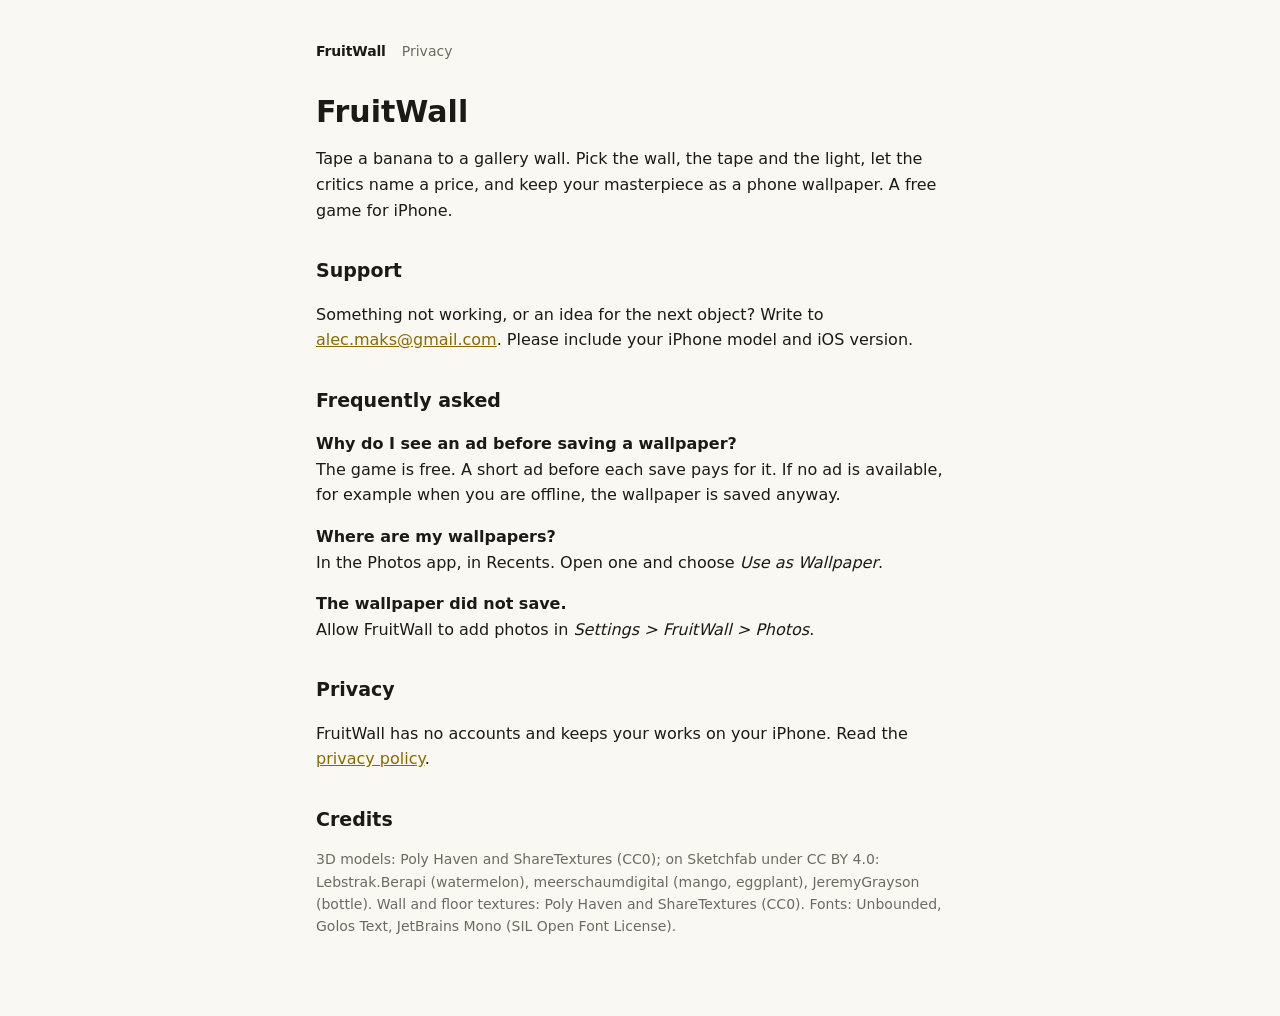
<file: index.html>
<!doctype html>
<html lang="en"><head><meta charset="utf-8"><meta http-equiv="refresh" content="0; url=fruitwall/"><title>ArtFruitWall</title></head>
<body><a href="fruitwall/">ArtFruitWall</a></body></html>
</file>
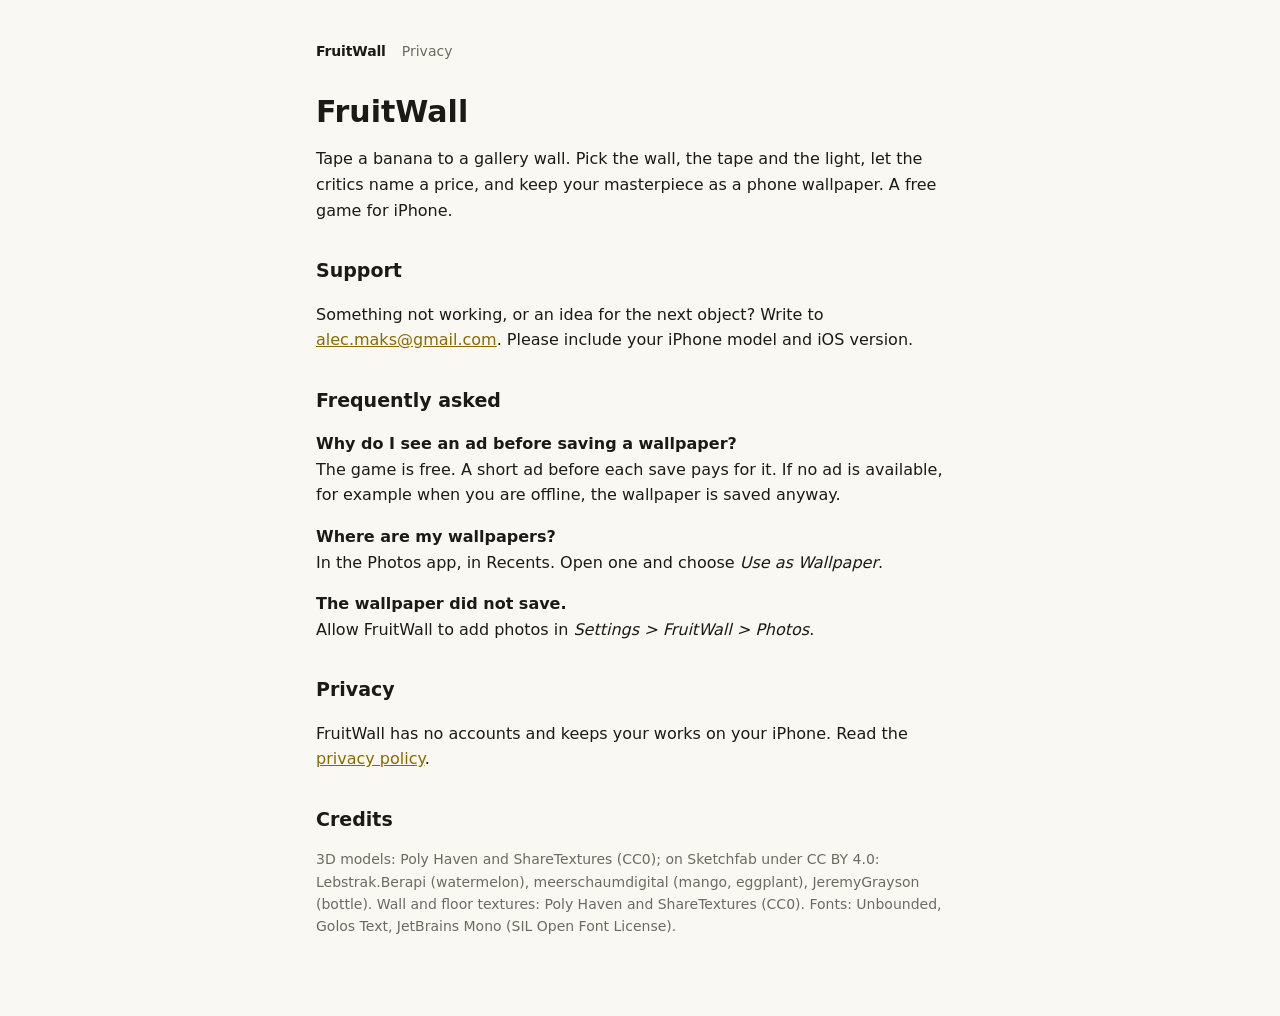
<file: fruitwall/index.html>
<!doctype html>
<html lang="en">
<head>
<meta charset="utf-8">
<meta name="viewport" content="width=device-width,initial-scale=1">
<title>FruitWall</title>
<link rel="stylesheet" href="style.css">
</head>
<body>
<main>
<nav><a class="brand" href="./" aria-current="page">FruitWall</a><a href="privacy.html">Privacy</a></nav>

<h1>FruitWall</h1>
<p>Tape a banana to a gallery wall. Pick the wall, the tape and the light, let the critics name a price, and keep your masterpiece as a phone wallpaper. A free game for iPhone.</p>

<h2>Support</h2>
<p>Something not working, or an idea for the next object? Write to <a href="mailto:alec.maks@gmail.com">alec.maks@gmail.com</a>. Please include your iPhone model and iOS version.</p>

<h2>Frequently asked</h2>
<p><strong>Why do I see an ad before saving a wallpaper?</strong><br>The game is free. A short ad before each save pays for it. If no ad is available, for example when you are offline, the wallpaper is saved anyway.</p>
<p><strong>Where are my wallpapers?</strong><br>In the Photos app, in Recents. Open one and choose <em>Use as Wallpaper</em>.</p>
<p><strong>The wallpaper did not save.</strong><br>Allow FruitWall to add photos in <em>Settings &gt; FruitWall &gt; Photos</em>.</p>

<h2>Privacy</h2>
<p>FruitWall has no accounts and keeps your works on your iPhone. Read the <a href="privacy.html">privacy policy</a>.</p>

<h2>Credits</h2>
<p class="muted">3D models: Poly Haven and ShareTextures (CC0); on Sketchfab under CC BY 4.0: Lebstrak.Berapi (watermelon), meerschaumdigital (mango, eggplant), JeremyGrayson (bottle). Wall and floor textures: Poly Haven and ShareTextures (CC0). Fonts: Unbounded, Golos Text, JetBrains Mono (SIL Open Font License).</p>
</main>
</body>
</html>
</file>
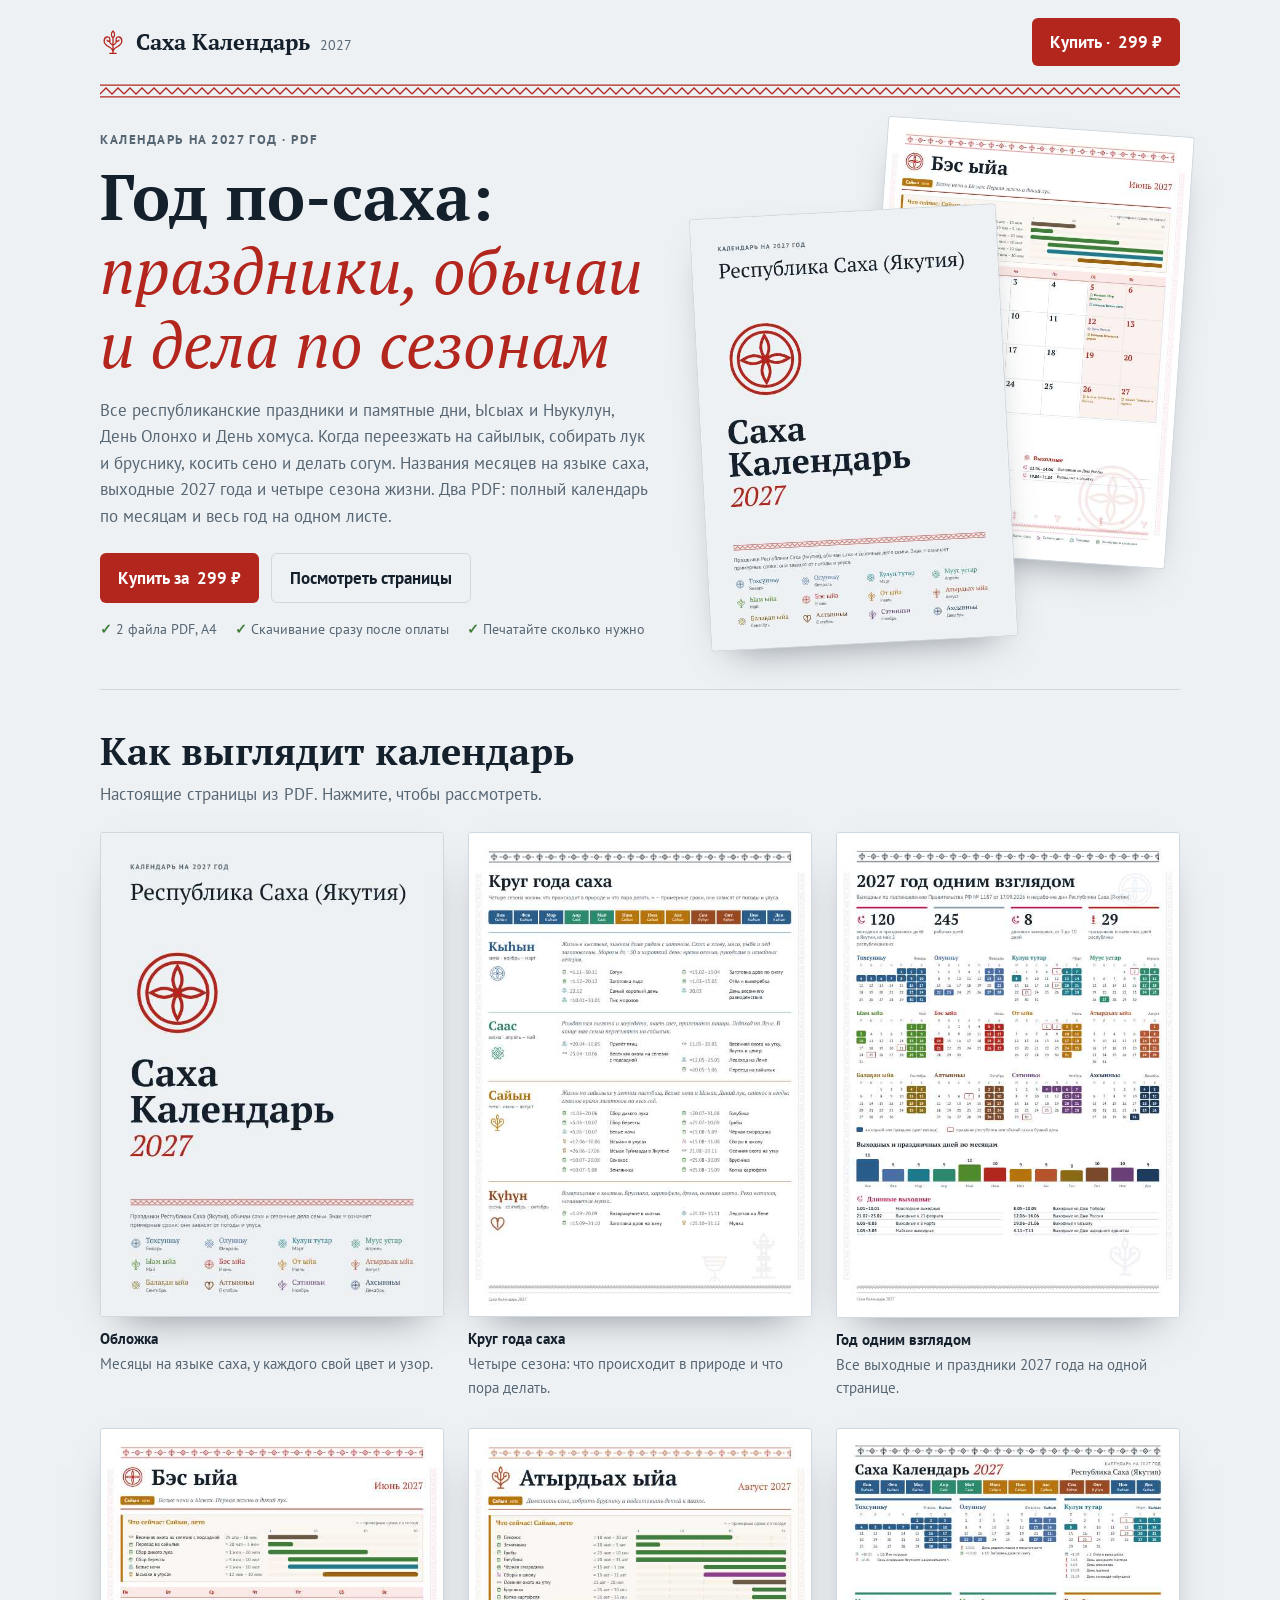
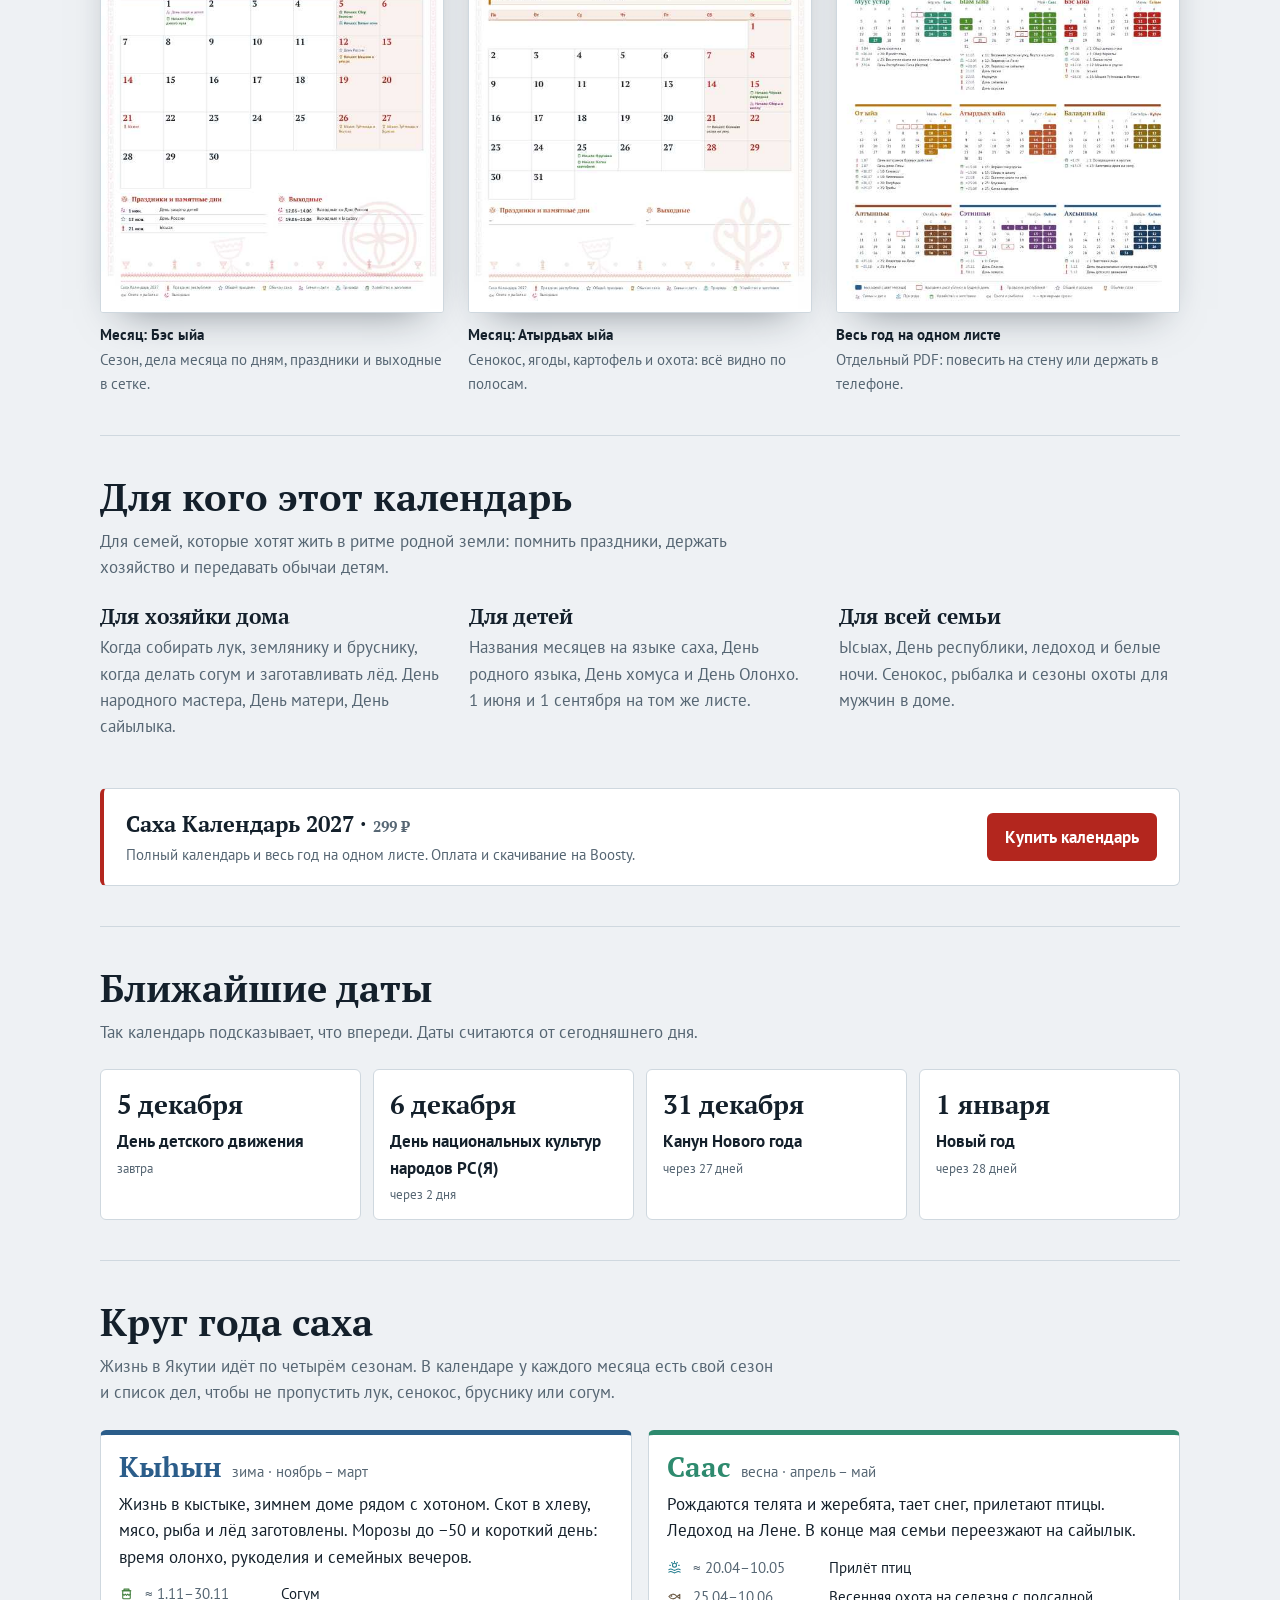
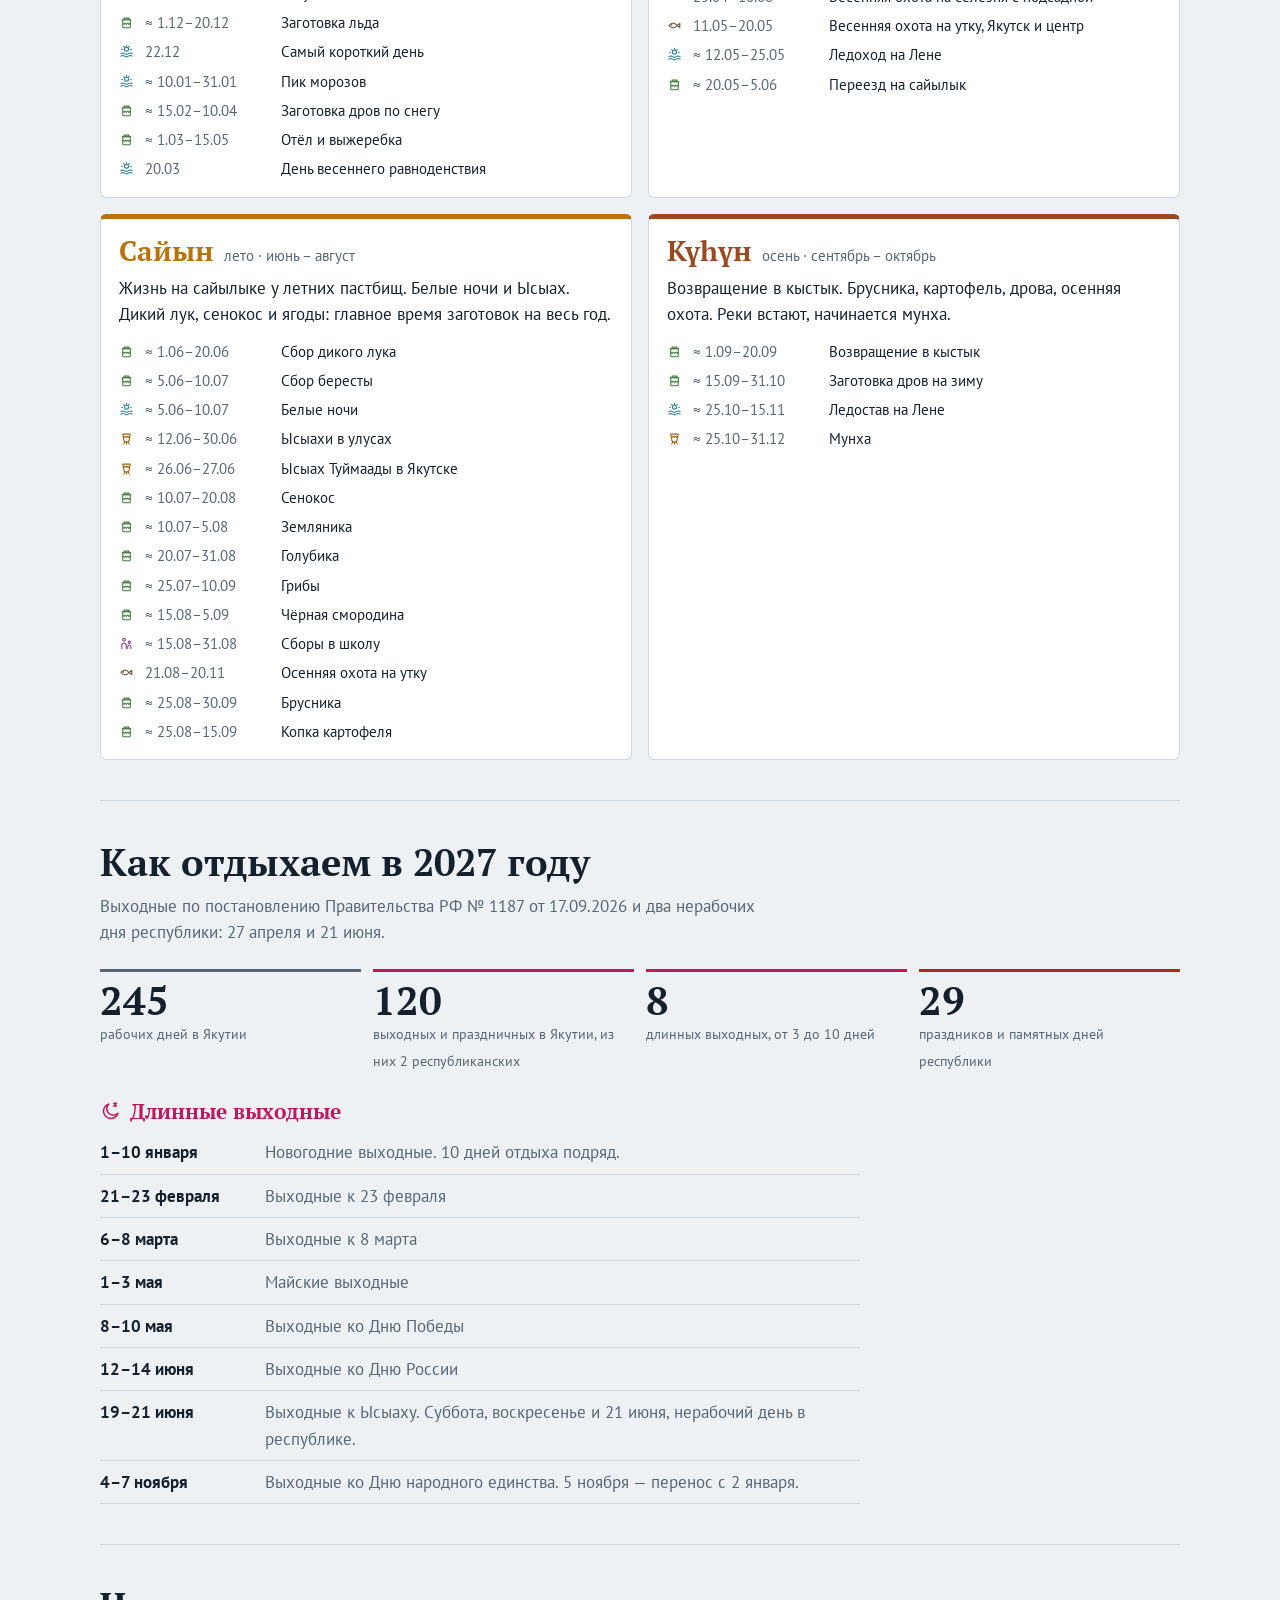
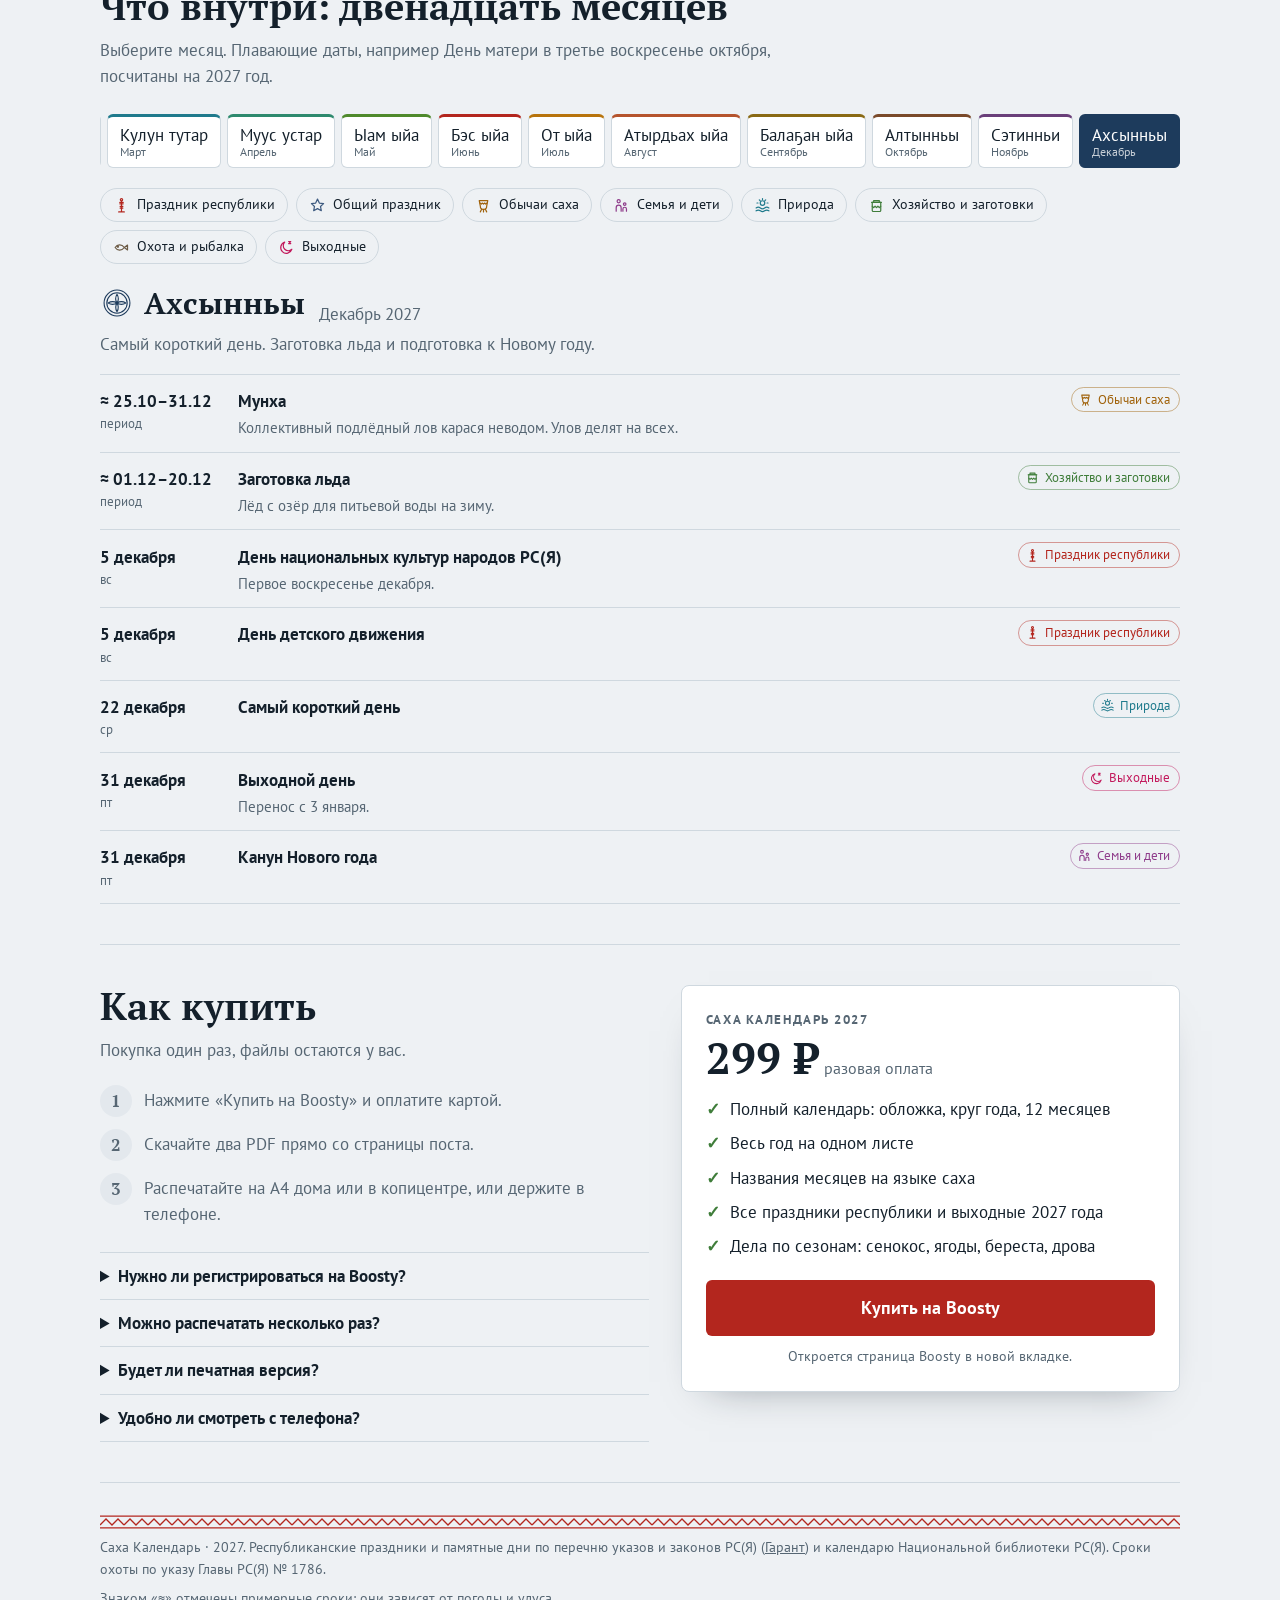
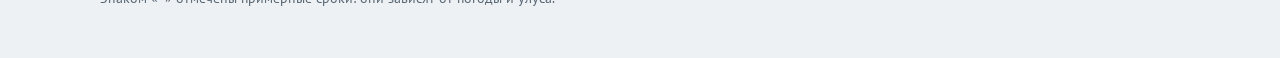
<file: sakha-calendar/index.html>
<!doctype html>
<html lang="ru">
<head>
<meta charset="utf-8">
<meta name="viewport" content="width=device-width, initial-scale=1, viewport-fit=cover">
<style>html,body{margin:0;padding:0}</style>
<meta name="description" content="Саха Календарь 2027: четыре сезона, праздники Республики Саха (Якутия), выходные и сезонные дела. Два PDF через Boosty.">
<meta property="og:image" content="https://msyuge.github.io/sakha-calendar/img/cover.jpg">
<title>Саха Календарь</title>
<link rel="preconnect" href="https://fonts.googleapis.com">
<link rel="preconnect" href="https://fonts.gstatic.com" crossorigin>
<link rel="stylesheet" href="https://fonts.googleapis.com/css2?family=PT+Serif:ital,wght@0,400;0,700;1,400&family=PT+Sans:wght@400;700&display=swap">
<style>
/* Layout: frosty paper page, one wall-sheet hero, month tabs over a dated list, order form at the end */
:root {
  --bg: #eef1f4;
  --surface: #ffffff;
  --sunk: #e3e8ed;
  --ink: #14202b;
  --muted: #566673;
  --line: #cfd8df;
  --accent: #b3261e;
  --accent-ink: #ffffff;
  --silver: #8d9ba6;
  --c-rs: #b3261e;
  --c-ru: #3d5a80;
  --c-trad: #a0620b;
  --c-family: #8e3b8a;
  --c-nature: #1f7a8c;
  --c-home: #3f7d3a;
  --c-hunt: #6b5a45;
  --c-rest: #c2185b;
  --c-school: #2f74c0;
  --f-display: "PT Serif", Georgia, "Times New Roman", serif;
  --f-body: "PT Sans", "Segoe UI", Roboto, Arial, sans-serif;
}
@media (prefers-color-scheme: dark) {
  :root:not([data-theme="light"]) {
    --bg: #0d151c; --surface: #15212b; --sunk: #1b2934; --ink: #e8eef2; --muted: #98a8b4; --line: #2a3a46;
    --accent: #ee6a5a; --accent-ink: #1a0d0b; --silver: #7d8c97;
    --c-rs: #ee6a5a; --c-ru: #8fb1db; --c-trad: #e0a548; --c-family: #d68ad1; --c-nature: #5cc0d3; --c-home: #85c27e; --c-hunt: #c2ad8f; --c-rest: #f07aa6; --c-school: #7fb2ec;
    color-scheme: dark;
  }
}
:root[data-theme="dark"] {
  --bg: #0d151c; --surface: #15212b; --sunk: #1b2934; --ink: #e8eef2; --muted: #98a8b4; --line: #2a3a46;
  --accent: #ee6a5a; --accent-ink: #1a0d0b; --silver: #7d8c97;
  --c-rs: #ee6a5a; --c-ru: #8fb1db; --c-trad: #e0a548; --c-family: #d68ad1; --c-nature: #5cc0d3; --c-home: #85c27e; --c-hunt: #c2ad8f; --c-rest: #f07aa6; --c-school: #7fb2ec;
  color-scheme: dark;
}
* { box-sizing: border-box; }
body { background: var(--bg); color: var(--ink); font: 17px/1.55 var(--f-body); padding-left: max(16px, env(safe-area-inset-left, 0px)); padding-right: max(16px, env(safe-area-inset-right, 0px)); }
.wrap { max-width: 1080px; margin: 0 auto; }
h1, h2, h3 { font-family: var(--f-display); text-wrap: balance; line-height: 1.15; margin: 0; }
a { color: inherit; }
button, input, select, textarea { font: inherit; color: inherit; }
:focus-visible { outline: 2px solid var(--accent); outline-offset: 2px; }

.ornament { height: 14px; background-color: var(--accent); -webkit-mask: var(--orn) repeat-x center / auto 14px; mask: var(--orn) repeat-x center / auto 14px;
  --orn: url("data:image/svg+xml,%3Csvg xmlns='http://www.w3.org/2000/svg' width='24' height='14' viewBox='0 0 24 14'%3E%3Cpath d='M0 1.2H24M0 12.8H24M0 10L6 4L12 10L18 4L24 10' fill='none' stroke='black' stroke-width='1.3'/%3E%3C/svg%3E"); }

header.top { display: flex; align-items: center; justify-content: space-between; gap: 16px; padding-block: 18px; }
.brand { display: flex; align-items: baseline; gap: 10px; text-decoration: none; }
.brand b { font-family: var(--f-display); font-size: 22px; }
.brand span { color: var(--muted); font-size: 14px; }
.btn { display: inline-flex; align-items: center; justify-content: center; gap: 8px; border: 0; border-radius: 6px; padding: 11px 18px; background: var(--accent); color: var(--accent-ink); font-weight: 700; cursor: pointer; text-decoration: none; }
.btn.ghost { background: transparent; color: var(--ink); border: 1.5px solid var(--line); }

.hero { display: grid; grid-template-columns: 1.15fr 1fr; gap: 48px; align-items: center; padding-block: 28px 44px; }
.hero > * { min-width: 0; }
.kicker { font-size: 13px; letter-spacing: 0.12em; text-transform: uppercase; color: var(--muted); font-weight: 700; }
.hero h1 { font-size: clamp(40px, 6vw, 64px); margin-block: 10px 16px; }
.hero h1 em { font-style: italic; color: var(--accent); font-weight: 400; }
.hero p { max-width: 34em; color: var(--muted); margin: 0 0 24px; }
.hero .actions { display: flex; flex-wrap: wrap; gap: 12px; }

.sheet { background: var(--surface); border: 1px solid var(--line); border-radius: 4px; padding: 22px 22px 18px; box-shadow: 0 18px 40px -24px rgba(20, 32, 43, 0.45); position: relative; }
.sheet::before { content: ""; position: absolute; left: 50%; top: -9px; width: 46%; height: 12px; transform: translateX(-50%); border-radius: 6px 6px 0 0; background: repeating-linear-gradient(90deg, var(--silver) 0 3px, transparent 3px 11px); }
.sheet-head { display: flex; align-items: baseline; justify-content: space-between; border-bottom: 2px solid var(--ink); padding-bottom: 8px; margin-bottom: 10px; }
.sheet-head b { font-family: var(--f-display); font-size: 30px; }
.sheet-head span { color: var(--muted); font-family: var(--f-display); }
.mini { display: grid; grid-template-columns: repeat(7, 1fr); gap: 3px; font-variant-numeric: tabular-nums; }
.mini div { font-size: 13px; padding: 4px 5px; min-height: 34px; background: var(--sunk); border-radius: 2px; position: relative; }
.mini .h { background: none; min-height: 0; color: var(--muted); font-size: 11px; font-weight: 700; }
.mini .e { background: none; }
.mini .we { color: var(--accent); }
.mini .mark { background: color-mix(in srgb, var(--mc) 18%, var(--surface)); box-shadow: inset 0 -3px 0 var(--mc); font-weight: 700; }
.mini .own::after { position: absolute; right: 4px; top: 4px; }
.sheet-notes { display: grid; gap: 4px; margin-top: 12px; font-size: 13.5px; }
.sheet-notes div { display: flex; gap: 8px; align-items: baseline; }
.sheet-notes i { font-style: normal; font-weight: 700; min-width: 4.2em; font-variant-numeric: tabular-nums; }

section.block { padding-block: 40px; border-top: 1px solid var(--line); }
section.block h2 { font-size: clamp(28px, 4vw, 38px); margin-bottom: 8px; }
.lede { color: var(--muted); max-width: 40em; margin: 0 0 24px; }

.soon { display: grid; grid-template-columns: repeat(4, 1fr); gap: 12px; }
.soon article { background: var(--surface); border: 1px solid var(--line); border-radius: 6px; padding: 14px 16px; display: grid; gap: 4px; align-content: start; min-width: 0; }
.soon .d { font-family: var(--f-display); font-size: 26px; font-weight: 700; font-variant-numeric: tabular-nums; }
.soon .left { font-size: 13px; color: var(--muted); }

.months { display: flex; gap: 6px; overflow-x: auto; padding-bottom: 6px; scrollbar-width: thin; }
.months button { flex: none; border: 1.5px solid var(--line); background: var(--surface); border-radius: 6px; padding: 8px 12px; cursor: pointer; text-align: left; line-height: 1.2; }
.months button small { display: block; color: var(--muted); font-size: 12px; }
.months button[aria-pressed="true"] small { color: inherit; opacity: 0.75; }
.filters { display: flex; flex-wrap: wrap; gap: 8px; margin-block: 14px 22px; }
.chip { display: inline-flex; align-items: center; gap: 7px; border: 1.5px solid var(--line); background: transparent; border-radius: 999px; padding: 5px 12px; font-size: 14px; cursor: pointer; }
.chip::before { content: ""; width: 17px; height: 17px; background: var(--cc); -webkit-mask: var(--ic) no-repeat center / contain; mask: var(--ic) no-repeat center / contain; }
.chip[aria-pressed="false"] { opacity: 0.45; }

.month-title { display: flex; flex-wrap: wrap; align-items: baseline; gap: 6px 14px; margin-bottom: 4px; }
.month-title h3 { font-size: 30px; display: inline-flex; align-items: center; gap: 10px; }
.month-title h3 .motif { width: 34px; height: 34px; background-color: var(--mcol, var(--accent)); }
.months button[aria-pressed="true"] { background: var(--mcol, var(--ink)); border-color: var(--mcol, var(--ink)); color: #fff; }
.months button { border-top: 3px solid var(--bc, var(--line)); }
.month-title span { color: var(--muted); }
.month-about { color: var(--muted); margin: 0 0 16px; max-width: 46em; }
.list { display: grid; gap: 0; border-top: 1px solid var(--line); }
.row { display: grid; grid-template-columns: 7.2em 1fr auto; gap: 16px; align-items: baseline; padding-block: 12px; border-bottom: 1px solid var(--line); }
.row > * { min-width: 0; }
.row .when { font-weight: 700; font-variant-numeric: tabular-nums; }
.row .when small { display: block; font-weight: 400; color: var(--muted); font-size: 13px; }
.row .what b { font-weight: 700; }
.row .what p { margin: 2px 0 0; color: var(--muted); font-size: 15px; }
.tag { display: inline-flex; align-items: center; gap: 5px; font-size: 12.5px; white-space: nowrap; padding: 2px 9px 2px 6px; border-radius: 999px; color: var(--tc); border: 1.5px solid color-mix(in srgb, var(--tc) 45%, transparent); }
.ic { display: inline-block; flex: none; width: 15px; height: 15px; background: currentColor; -webkit-mask: var(--ic) no-repeat center / contain; mask: var(--ic) no-repeat center / contain; }
.rest-stats { display: grid; grid-template-columns: repeat(4, 1fr); gap: 12px; margin-bottom: 26px; }
.rest-stats div { border-top: 3px solid var(--sc); padding-top: 8px; min-width: 0; }
.rest-stats b { display: block; font-family: var(--f-display); font-size: 40px; line-height: 1; font-variant-numeric: tabular-nums; }
.rest-stats span { color: var(--muted); font-size: 14px; }
.rest-cols { display: grid; grid-template-columns: 1fr; gap: 32px; max-width: 760px; }
.rest-cols > div { min-width: 0; }
.rest-cols h3 { display: flex; align-items: center; gap: 8px; font-size: 21px; margin-bottom: 8px; color: var(--hc); }
.rest-cols h3 .ic { width: 22px; height: 22px; }
.rl { display: grid; grid-template-columns: 9em 1fr; gap: 12px; padding-block: 8px; border-bottom: 1px solid var(--line); }
.rl b { font-variant-numeric: tabular-nums; }
.rl span { color: var(--muted); }
.seasons { display: grid; grid-template-columns: 1fr 1fr; gap: 16px; }
.season { background: var(--surface); border: 1px solid var(--line); border-top: 5px solid var(--sc); border-radius: 6px; padding: 16px 18px; min-width: 0; }
.season h3 { font-size: 28px; margin: 0; color: var(--sc); display: flex; align-items: baseline; gap: 10px; flex-wrap: wrap; }
.season h3 small { font-family: var(--f-body); font-size: 15px; font-weight: 400; color: var(--muted); }
.season p { margin: 8px 0 12px; }
.season ul { list-style: none; margin: 0; padding: 0; display: grid; gap: 6px; }
.season li { display: grid; grid-template-columns: 18px 8.5em 1fr; gap: 8px; align-items: baseline; font-size: 15px; }
.season li .ic { color: var(--lc); transform: translateY(2px); }
.season li b { font-variant-numeric: tabular-nums; font-weight: 400; color: var(--muted); }
.hero-pages { position: relative; aspect-ratio: 1 / 1.08; max-width: 520px; justify-self: center; width: 100%; }
.pg { display: block; padding: 0; border: 1px solid var(--line); background: #fff; cursor: zoom-in; border-radius: 3px; box-shadow: 0 18px 40px -22px rgba(20, 32, 43, 0.55); overflow: hidden; }
.pg img { display: block; width: 100%; height: auto; }
.hero-pages .pg { position: absolute; width: 64%; }
.hero-pages .back { right: 0; top: 0; transform: rotate(4deg); }
.hero-pages .front { left: 0; bottom: 0; transform: rotate(-3deg); }
.gallery { display: grid; grid-template-columns: repeat(3, 1fr); gap: 28px 24px; }
.gi { margin: 0; min-width: 0; }
.gi .pg { width: 100%; }
.gi figcaption { margin-top: 10px; display: grid; gap: 2px; font-size: 15px; }
.gi figcaption span { color: var(--muted); }
#lb { border: 0; padding: 0; background: transparent; max-width: min(96vw, 900px); max-height: 96vh; overflow: auto; }
#lb::backdrop { background: rgba(10, 16, 22, 0.82); }
#lb img { display: block; width: 100%; height: auto; background: #fff; }
#lb p { color: #fff; margin: 10px 4px 0; }
.lb-x { position: sticky; top: 8px; float: right; margin: 8px; width: 40px; height: 40px; border-radius: 50%; border: 0; background: rgba(255,255,255,0.92); color: #14202b; font-size: 26px; line-height: 1; cursor: pointer; }
@media (max-width: 860px) { .gallery { grid-template-columns: 1fr 1fr; gap: 20px 14px; } .hero-pages { max-width: 420px; } }
@media (max-width: 860px) { .seasons { grid-template-columns: 1fr; } }
@media (max-width: 860px) { .rest-stats { grid-template-columns: 1fr 1fr; } .rest-cols { grid-template-columns: 1fr; gap: 20px; } }
.empty { padding: 24px 0; color: var(--muted); }

.inside { display: grid; grid-template-columns: repeat(3, 1fr); gap: 28px; }
.inside > div { min-width: 0; }
.inside h3 { font-size: 21px; margin-bottom: 6px; }
.inside p { margin: 0; color: var(--muted); }

.buy { max-width: 40em; }
.buy .actions { margin: 18px 0 8px; }
.btn.off { opacity: 0.5; pointer-events: none; }
.order { display: grid; grid-template-columns: 1fr 1.2fr; gap: 40px; align-items: start; }
.order > * { min-width: 0; }
.order ul { padding-left: 1.1em; color: var(--muted); margin: 0; display: grid; gap: 6px; }
form { background: var(--surface); border: 1px solid var(--line); border-radius: 8px; padding: 22px; display: grid; gap: 14px; }
.fmt { display: grid; grid-template-columns: 1fr 1fr; gap: 10px; }
.fmt label { border: 1.5px solid var(--line); border-radius: 6px; padding: 12px; cursor: pointer; display: grid; gap: 2px; }
.fmt label:has(input:checked) { border-color: var(--accent); box-shadow: inset 0 0 0 1px var(--accent); }
.fmt input { position: absolute; opacity: 0; pointer-events: none; }
.fmt small { color: var(--muted); font-size: 13px; }
.two { display: grid; grid-template-columns: 1fr 1fr; gap: 12px; }
.field { display: grid; gap: 5px; min-width: 0; }
.field span { font-size: 14px; font-weight: 700; }
.field input, .field select, .field textarea { width: 100%; background: var(--bg); border: 1.5px solid var(--line); border-radius: 6px; padding: 10px 12px; }
.field textarea { min-height: 70px; resize: vertical; }
.note { font-size: 13.5px; color: var(--muted); margin: 0; }
.steps { margin: 0; padding-left: 1.3em; display: grid; gap: 12px; color: var(--muted); }
.steps b { color: var(--ink); }
.dates { display: grid; gap: 8px; }
.drow { display: grid; grid-template-columns: 7.5em 1fr auto; gap: 8px; align-items: center; }
.drow input { width: 100%; background: var(--bg); border: 1.5px solid var(--line); border-radius: 6px; padding: 9px 10px; min-width: 0; }
.drow button { border: 0; background: none; color: var(--muted); cursor: pointer; font-size: 20px; padding: 0 6px; }
.btn.small { padding: 7px 12px; font-size: 14px; justify-self: start; }
.check { display: flex; gap: 10px; align-items: center; font-size: 15px; }
.check input { width: 18px; height: 18px; accent-color: var(--accent); }
.done { display: grid; gap: 12px; }
.done pre { white-space: pre-wrap; background: var(--bg); border: 1px dashed var(--line); border-radius: 6px; padding: 14px; margin: 0; font: 15px/1.5 var(--f-body); }
.done .row-btns { display: flex; flex-wrap: wrap; gap: 10px; }
.contact { font-weight: 700; user-select: all; }

footer { padding-block: 32px 48px; border-top: 1px solid var(--line); color: var(--muted); font-size: 14px; display: grid; gap: 8px; }
footer a { color: var(--muted); }

.motif { display: inline-block; background-color: var(--accent); -webkit-mask: var(--m) no-repeat center / contain; mask: var(--m) no-repeat center / contain; }
.m-lyre { --m: url("data:image/svg+xml,%3Csvg xmlns='http://www.w3.org/2000/svg' viewBox='0 0 100 100' fill='none' stroke='black' stroke-width='5' stroke-linecap='round'%3E%3Cpath d='M50 94V34M50 88C50 66 16 70 16 46C16 28 36 26 38 38C40 47 30 50 27 43M50 88C50 66 84 70 84 46C84 28 64 26 62 38C60 47 70 50 73 43M50 34C42 26 42 16 50 8C58 16 58 26 50 34ZM50 62C42 58 36 52 38 46M50 62C58 58 64 52 62 46M38 94H62'/%3E%3C/svg%3E"); }
.m-heart { --m: url("data:image/svg+xml,%3Csvg xmlns='http://www.w3.org/2000/svg' viewBox='0 0 100 100' fill='none' stroke='black' stroke-width='7' stroke-linecap='round' stroke-linejoin='round'%3E%3Cpath d='M50 90C30 74 14 60 14 42C14 28 26 20 36 22C44 24 48 30 50 36C52 30 56 24 64 22C74 20 86 28 86 42C86 60 70 74 50 90Z'/%3E%3Cpath d='M50 76V46M50 46C45 40 45 33 50 28C55 33 55 40 50 46Z'/%3E%3C/svg%3E"); }
.m-rhomb { --m: url("data:image/svg+xml,%3Csvg xmlns='http://www.w3.org/2000/svg' viewBox='0 0 100 100' fill='none' stroke='black' stroke-width='4.5' stroke-linecap='round' stroke-linejoin='round'%3E%3Cpath d='M50 26L74 50L50 74L26 50Z'/%3E%3Cpath d='M50 39L61 50L50 61L39 50Z'/%3E%3Cpath d='M50 26C44 18 38 16 33 19C30 22 32 27 36 26M50 26C56 18 62 16 67 19C70 22 68 27 64 26'/%3E%3Cpath d='M50 74C44 82 38 84 33 81C30 78 32 73 36 74M50 74C56 82 62 84 67 81C70 78 68 73 64 74'/%3E%3Cpath d='M26 50C18 44 16 38 19 33C22 30 27 32 26 36M26 50C18 56 16 62 19 67C22 70 27 68 26 64'/%3E%3Cpath d='M74 50C82 44 84 38 81 33C78 30 73 32 74 36M74 50C82 56 84 62 81 67C78 70 73 68 74 64'/%3E%3C/svg%3E"); }
.m-sun { --m: url("data:image/svg+xml,%3Csvg xmlns='http://www.w3.org/2000/svg' viewBox='0 0 100 100' fill='none' stroke='black' stroke-width='3.2' stroke-linecap='round'%3E%3Ccircle cx='50' cy='50' r='38'/%3E%3Ccircle cx='50' cy='50' r='30'/%3E%3Cpath d='M50 24C44 34 44 40 50 50C56 40 56 34 50 24ZM50 76C44 66 44 60 50 50C56 60 56 66 50 76ZM24 50C34 44 40 44 50 50C40 56 34 56 24 50ZM76 50C66 44 60 44 50 50C60 56 66 56 76 50Z'/%3E%3Ccircle cx='50' cy='50' r='3' fill='black'/%3E%3C/svg%3E"); }
.brand .motif { width: 26px; height: 26px; align-self: center; }
.sheet-head b { display: inline-flex; align-items: center; gap: 8px; }
.sheet-head .motif { width: 30px; height: 30px; }
.mini .own::after { content: ""; width: 11px; height: 11px; background-color: var(--accent); -webkit-mask: var(--m) no-repeat center / contain; mask: var(--m) no-repeat center / contain; --m: url("data:image/svg+xml,%3Csvg xmlns='http://www.w3.org/2000/svg' viewBox='0 0 100 100' fill='none' stroke='black' stroke-width='7' stroke-linecap='round' stroke-linejoin='round'%3E%3Cpath d='M50 90C30 74 14 60 14 42C14 28 26 20 36 22C44 24 48 30 50 36C52 30 56 24 64 22C74 20 86 28 86 42C86 60 70 74 50 90Z'/%3E%3Cpath d='M50 76V46M50 46C45 40 45 33 50 28C55 33 55 40 50 46Z'/%3E%3C/svg%3E"); }
@media (max-width: 860px) {
  .hero, .order { grid-template-columns: 1fr; gap: 28px; }
  .soon { grid-template-columns: 1fr 1fr; }
  .inside { grid-template-columns: 1fr; gap: 18px; }
}
@media (max-width: 520px) {
  .two, .fmt { grid-template-columns: 1fr; }
  .row { grid-template-columns: 5.6em 1fr; }
  .row .tag { grid-column: 2; justify-self: start; }
  .soon { grid-template-columns: 1fr; }
  .brand span { display: none; }
}
@media (prefers-reduced-motion: no-preference) { .btn, .chip, .months button { transition: background-color .15s, opacity .15s, border-color .15s; } }

/* Покупка: цена в кнопках, полоса в середине, карточка предложения, FAQ, липкая кнопка на телефоне */
.price-tag { font-variant-numeric: tabular-nums; }
.trust { list-style: none; padding: 0; margin: 16px 0 0; display: flex; flex-wrap: wrap; gap: 6px 18px; font-size: 14px; color: var(--muted); }
.trust li::before { content: "✓ "; color: var(--c-home); font-weight: 700; }
.cta-band { display: flex; align-items: center; justify-content: space-between; gap: 16px 24px; flex-wrap: wrap; background: var(--surface); border: 1px solid var(--line); border-left: 4px solid var(--accent); border-radius: 6px; padding: 18px 22px; margin-block: 8px 40px; }
.cta-band b { font-family: var(--f-display); font-size: 22px; display: block; }
.cta-band span { color: var(--muted); font-size: 15px; }
.offer { display: grid; grid-template-columns: 1.1fr 1fr; gap: 32px; align-items: start; }
.offer > * { min-width: 0; }
.offer-card { background: var(--surface); border: 1px solid var(--line); border-radius: 8px; padding: 24px; box-shadow: 0 18px 40px -28px rgba(20, 32, 43, 0.5); }
.offer-card .price { font-family: var(--f-display); font-size: 44px; font-weight: 700; line-height: 1; margin: 6px 0 4px; }
.offer-card .price small { font-size: 16px; font-weight: 400; color: var(--muted); font-family: var(--f-body); margin-left: 6px; }
.offer-card ul { list-style: none; padding: 0; margin: 16px 0 20px; display: grid; gap: 8px; }
.offer-card li { padding-left: 24px; position: relative; }
.offer-card li::before { content: "✓"; position: absolute; left: 0; color: var(--c-home); font-weight: 700; }
.offer-card .btn { width: 100%; padding-block: 14px; font-size: 18px; }
.offer-card .note { margin-top: 10px; text-align: center; }
.steps { list-style: none; padding: 0; margin: 0 0 24px; counter-reset: st; display: grid; gap: 12px; }
.steps li { counter-increment: st; padding-left: 44px; position: relative; min-height: 32px; }
.steps li::before { content: counter(st); position: absolute; left: 0; top: -2px; width: 32px; height: 32px; border-radius: 50%; background: var(--sunk); font-family: var(--f-display); font-weight: 700; display: grid; place-items: center; }
.faq details { border-top: 1px solid var(--line); padding-block: 10px; }
.faq details:last-child { border-bottom: 1px solid var(--line); }
.faq summary { cursor: pointer; font-weight: 700; }
.faq p { margin: 6px 0 0; color: var(--muted); }
.sticky-buy { position: fixed; left: 0; right: 0; bottom: 0; z-index: 20; display: none; align-items: center; justify-content: space-between; gap: 12px; padding: 10px max(16px, env(safe-area-inset-right, 0px)) calc(10px + env(safe-area-inset-bottom, 0px)) max(16px, env(safe-area-inset-left, 0px)); background: var(--surface); border-top: 1px solid var(--line); box-shadow: 0 -8px 24px -16px rgba(20, 32, 43, 0.5); transform: translateY(110%); }
.sticky-buy b { font-family: var(--f-display); font-size: 17px; line-height: 1.2; }
.sticky-buy small { display: block; color: var(--muted); font-size: 13px; }
.sticky-buy.show { transform: none; }
@media (max-width: 860px) { .offer { grid-template-columns: 1fr; } .sticky-buy { display: flex; } body { padding-bottom: 76px; } }
@media (prefers-reduced-motion: no-preference) { .sticky-buy { transition: transform .2s; } }
.btn.off { opacity: .45; pointer-events: none; }
</style>
</head>
<body>

<div class="wrap">
  <header class="top">
    <a class="brand" href="#top"><span class="motif m-lyre" aria-hidden="true"></span><b>Саха Календарь</b><span>2027</span></a>
    <a class="btn buy-link" href="#order">Купить · <span class="price-tag">299 ₽</span></a>
  </header>
  <div class="ornament" aria-hidden="true"></div>

  <section class="hero" id="top">
    <div>
      <div class="kicker">Календарь на 2027 год · PDF</div>
      <h1>Год по-саха: <em>праздники, обычаи и дела по сезонам</em></h1>
      <p>Все республиканские праздники и памятные дни, Ысыах и Ньукулун, День Олонхо и День хомуса. Когда переезжать на сайылык, собирать лук и бруснику, косить сено и делать согум. Названия месяцев на языке саха, выходные 2027 года и четыре сезона жизни. Два PDF: полный календарь по месяцам и весь год на одном листе.</p>
      <div class="actions">
        <a class="btn buy-link" href="#order">Купить за <span class="price-tag">299 ₽</span></a>
        <a class="btn ghost" href="#look">Посмотреть страницы</a>
      </div>
      <ul class="trust">
        <li>2 файла PDF, A4</li>
        <li>Скачивание сразу после оплаты</li>
        <li>Печатайте сколько нужно</li>
      </ul>
    </div>
    <div class="hero-pages">
      <button type="button" class="pg back" data-i="3" aria-label="Открыть пример: июнь"><img src="img/june.jpg" alt="Страница июня из календаря" width="1112" height="1572"></button>
      <button type="button" class="pg front" data-i="0" aria-label="Открыть пример: обложка"><img src="img/cover.jpg" alt="Обложка календаря «Саха Календарь 2027»" width="1112" height="1572"></button>
    </div>
  </section>

  <section class="block" id="look" aria-labelledby="look-h">
    <h2 id="look-h">Как выглядит календарь</h2>
    <p class="lede">Настоящие страницы из PDF. Нажмите, чтобы рассмотреть.</p>
    <div class="gallery" id="gallery"></div>
  </section>
  <dialog id="lb" aria-label="Страница календаря"><button type="button" class="lb-x" aria-label="Закрыть">×</button><img id="lb-img" alt=""><p id="lb-cap"></p></dialog>

  <section class="block" aria-labelledby="inside-h">
    <h2 id="inside-h">Для кого этот календарь</h2>
    <p class="lede">Для семей, которые хотят жить в ритме родной земли: помнить праздники, держать хозяйство и передавать обычаи детям.</p>
    <div class="inside">
      <div><h3>Для хозяйки дома</h3><p>Когда собирать лук, землянику и бруснику, когда делать согум и заготавливать лёд. День народного мастера, День матери, День сайылыка.</p></div>
      <div><h3>Для детей</h3><p>Названия месяцев на языке саха, День родного языка, День хомуса и День Олонхо. 1 июня и 1 сентября на том же листе.</p></div>
      <div><h3>Для всей семьи</h3><p>Ысыах, День республики, ледоход и белые ночи. Сенокос, рыбалка и сезоны охоты для мужчин в доме.</p></div>
    </div>
  </section>

  <div class="cta-band">
    <div><b>Саха Календарь 2027 · <span class="price-tag">299 ₽</span></b><span>Полный календарь и весь год на одном листе. Оплата и скачивание на Boosty.</span></div>
    <a class="btn buy-link" href="#order">Купить календарь</a>
  </div>

  <section class="block" aria-labelledby="soon-h">
    <h2 id="soon-h">Ближайшие даты</h2>
    <p class="lede">Так календарь подсказывает, что впереди. Даты считаются от сегодняшнего дня.</p>
    <div class="soon" id="soon"></div>
  </section>

  <section class="block" id="seasons" aria-labelledby="seasons-h">
    <h2 id="seasons-h">Круг года саха</h2>
    <p class="lede">Жизнь в Якутии идёт по четырём сезонам. В календаре у каждого месяца есть свой сезон и список дел, чтобы не пропустить лук, сенокос, бруснику или согум.</p>
    <div class="seasons" id="seasons-grid"></div>
  </section>

  <section class="block" id="rest" aria-labelledby="rest-h">
    <h2 id="rest-h">Как отдыхаем в 2027 году</h2>
    <p class="lede">Выходные по постановлению Правительства РФ № 1187 от 17.09.2026 и два нерабочих дня республики: 27 апреля и 21 июня.</p>
    <div class="rest-stats" id="rest-stats"></div>
    <div class="rest-cols">
      <div><h3 id="rest-h-off"></h3><div id="rest-off"></div></div>
    </div>
  </section>

  <section class="block" id="months" aria-labelledby="months-h">
    <h2 id="months-h">Что внутри: двенадцать месяцев</h2>
    <p class="lede">Выберите месяц. Плавающие даты, например День матери в третье воскресенье октября, посчитаны на 2027 год.</p>
    <div class="months" id="month-tabs" role="group" aria-label="Месяц"></div>
    <div class="filters" id="filters" role="group" aria-label="Что показывать"></div>
    <div class="month-title"><h3 id="m-sakha"></h3><span id="m-ru"></span></div>
    <p class="month-about" id="m-about"></p>
    <div class="list" id="list"></div>
  </section>

  <section class="block" id="order" aria-labelledby="order-h">
    <div class="offer">
      <div>
        <h2 id="order-h">Как купить</h2>
        <p class="lede">Покупка один раз, файлы остаются у вас.</p>
        <ol class="steps">
          <li>Нажмите «Купить на Boosty» и оплатите картой.</li>
          <li>Скачайте два PDF прямо со страницы поста.</li>
          <li>Распечатайте на A4 дома или в копицентре, или держите в телефоне.</li>
        </ol>
        <div class="faq">
          <details><summary>Нужно ли регистрироваться на Boosty?</summary><p>Да, Boosty попросит войти по почте или через соцсеть. Это занимает минуту, после оплаты файлы всегда доступны в вашем аккаунте.</p></details>
          <details><summary>Можно распечатать несколько раз?</summary><p>Да, для своей семьи печатайте сколько угодно: на кухню, в комнату детям, бабушке.</p></details>
          <details><summary>Будет ли печатная версия?</summary><p>Нет, календарь только в PDF. Так он дешевле и приходит сразу.</p></details>
          <details><summary>Удобно ли смотреть с телефона?</summary><p>Да, PDF открывается в любом телефоне. Лист «весь год» удобно сохранить в галерею.</p></details>
        </div>
      </div>
      <div class="offer-card">
        <div class="kicker">Саха Календарь 2027</div>
        <div class="price"><span class="price-tag">299 ₽</span><small>разовая оплата</small></div>
        <ul>
          <li>Полный календарь: обложка, круг года, 12 месяцев</li>
          <li>Весь год на одном листе</li>
          <li>Названия месяцев на языке саха</li>
          <li>Все праздники республики и выходные 2027 года</li>
          <li>Дела по сезонам: сенокос, ягоды, береста, дрова</li>
        </ul>
        <a class="btn buy-link" id="buy-btn" href="#order">Купить на Boosty</a>
        <p class="note" id="buy-note">Откроется страница Boosty в новой вкладке.</p>
      </div>
    </div>
  </section>

  <footer>
    <div class="ornament" aria-hidden="true"></div>
    <div>Саха Календарь · 2027. Республиканские праздники и памятные дни по перечню указов и законов РС(Я) (<a href="https://base.garant.ru/26723596/" target="_blank" rel="noopener">Гарант</a>) и календарю Национальной библиотеки РС(Я). Сроки охоты по указу Главы РС(Я) № 1786.</div>
    <div>Знаком «≈» отмечены примерные сроки: они зависят от погоды и улуса.</div>
  </footer>
</div>
<div class="sticky-buy" id="sticky-buy" aria-hidden="true">
  <div><b>Саха Календарь 2027</b><small>2 PDF · <span class="price-tag">299 ₽</span></small></div>
  <a class="btn buy-link" href="#order" tabindex="-1">Купить</a>
</div>

<script>
(function () {
  const YEAR = 2027;

  /*DATA-START*/
  const CATS = {
    rs:     { name: "Праздник республики", c: "--c-rs" },
    ru:     { name: "Общий праздник",      c: "--c-ru" },
    trad:   { name: "Обычаи саха",         c: "--c-trad" },
    family: { name: "Семья и дети",        c: "--c-family" },
    nature: { name: "Природа",             c: "--c-nature" },
    home:   { name: "Хозяйство и заготовки", c: "--c-home" },
    hunt:   { name: "Охота и рыбалка",     c: "--c-hunt" },
    rest:   { name: "Выходные",            c: "--c-rest" }
  };
  // official days off in 2027: decree of the RF Government No. 1187 of 17.09.2026 + republic days (27.04, 21.06)
  const OFF_DAYS = ["1.1","2.1","3.1","4.1","5.1","6.1","7.1","8.1","9.1","10.1","21.2","22.2","23.2","6.3","7.3","8.3","1.5","2.5","3.5","8.5","9.5","10.5","12.6","13.6","14.6","4.11","5.11","6.11","7.11","31.12"];
  const RS_OFF_DAYS = ["27.4","21.6"];
  const WORK_SATS = ["20.2"];
  const ICONS = {"rs": "<svg xmlns='http://www.w3.org/2000/svg' viewBox='0 0 24 24' fill='none' stroke='black' stroke-width='1.7' stroke-linecap='round' stroke-linejoin='round'><path d='M12 5.6V21M8 21h8M9.6 7.6h4.8M9.6 9.6h4.8M10 13.2c1.3 1 2.7 1 4 0M10 15.6h4'/><circle cx='12' cy='4' r='1.6'/></svg>", "ru": "<svg xmlns='http://www.w3.org/2000/svg' viewBox='0 0 24 24' fill='none' stroke='black' stroke-width='1.7' stroke-linecap='round' stroke-linejoin='round'><path d='M12 3l2.6 5.6 6 .7-4.4 4.1 1.2 6L12 16.4 6.6 19.4l1.2-6L3.4 9.3l6-.7z'/></svg>", "trad": "<svg xmlns='http://www.w3.org/2000/svg' viewBox='0 0 24 24' fill='none' stroke='black' stroke-width='1.7' stroke-linecap='round' stroke-linejoin='round'><path d='M6 5h12l-1.5 8a4.5 4.5 0 0 1-9 0z'/><path d='M9.5 17l-2 4M14.5 17l2 4M12 17.5V21M7.2 8.5l1.6 1.5 1.6-1.5 1.6 1.5 1.6-1.5 1.6 1.5 1.6-1.5'/></svg>", "family": "<svg xmlns='http://www.w3.org/2000/svg' viewBox='0 0 24 24' fill='none' stroke='black' stroke-width='1.7' stroke-linecap='round' stroke-linejoin='round'><circle cx='8' cy='6' r='2.2'/><path d='M4.5 20v-5a3.5 3.5 0 0 1 7 0v5'/><circle cx='16.5' cy='10' r='1.8'/><path d='M14 20v-3a2.5 2.5 0 0 1 5 0v3'/></svg>", "nature": "<svg xmlns='http://www.w3.org/2000/svg' viewBox='0 0 24 24' fill='none' stroke='black' stroke-width='1.7' stroke-linecap='round' stroke-linejoin='round'><circle cx='12' cy='8.5' r='3.2'/><path d='M12 2.2v1.4M5.6 8.5H4.2M19.8 8.5h-1.4M7.5 4l1 1M16.5 4l-1 1M3 15.5c2-1.5 4-1.5 6 0s4 1.5 6 0 4-1.5 6 0M3 19.5c2-1.5 4-1.5 6 0s4 1.5 6 0 4-1.5 6 0'/></svg>", "home": "<svg xmlns='http://www.w3.org/2000/svg' viewBox='0 0 24 24' fill='none' stroke='black' stroke-width='1.7' stroke-linecap='round' stroke-linejoin='round'><path d='M6 7.5h12V19a1.5 1.5 0 0 1-1.5 1.5h-9A1.5 1.5 0 0 1 6 19z'/><path d='M5 7.5h14M8 7.5V5h8v2.5M6 13l2 2 2-2 2 2 2-2 2 2 2-2'/></svg>", "hunt": "<svg xmlns='http://www.w3.org/2000/svg' viewBox='0 0 24 24' fill='none' stroke='black' stroke-width='1.7' stroke-linecap='round' stroke-linejoin='round'><path d='M3 12c3-4.5 9-5.5 13 0-4 5.5-10 4.5-13 0z'/><path d='M16 12l4.5-3.5v7z'/><circle cx='7' cy='11' r='0.7'/></svg>", "school": "<svg xmlns='http://www.w3.org/2000/svg' viewBox='0 0 24 24' fill='none' stroke='black' stroke-width='1.7' stroke-linecap='round' stroke-linejoin='round'><path d='M7 9a5 5 0 0 1 10 0v10.5a1.5 1.5 0 0 1-1.5 1.5h-7A1.5 1.5 0 0 1 7 19.5z'/><path d='M10 4h4M9.5 14h5v4h-5z'/></svg>", "rest": "<svg xmlns='http://www.w3.org/2000/svg' viewBox='0 0 24 24' fill='none' stroke='black' stroke-width='1.7' stroke-linecap='round' stroke-linejoin='round'><path d='M19.5 14.5A8 8 0 1 1 9.5 4.5a6.5 6.5 0 0 0 10 10z'/><path d='M15 3.5h3l-3 3h3'/></svg>"};

  const MONTHS = [
    ["Тохсунньу", "Январь", "Самые сильные морозы. Длинные вечера и новогодние ёлки."],
    ["Олунньу", "Февраль", "Морозы слабеют, день заметно прибавляется. Месяц родного языка."],
    ["Кулун тутар", "Март", "Месяц жеребят. Праздники оленеводов, коневодов и народных мастеров."],
    ["Муус устар", "Апрель", "Лёд трогается, прилетают птицы. День республики."],
    ["Ыам ыйа", "Май", "Месяц дойки. Ледоход, Ньукулун, переезд на сайылык, День осуохая."],
    ["Бэс ыйа", "Июнь", "Белые ночи и Ысыах. Первая зелень и дикий лук."],
    ["От ыйа", "Июль", "Месяц сенокоса. Первые ягоды, День реки Лены."],
    ["Атырдьах ыйа", "Август", "Дометать сено, собрать бруснику и подготовить детей к школе."],
    ["Балаҕан ыйа", "Сентябрь", "Возвращение в зимнее жилище. Урожай, брусника, 1 сентября."],
    ["Алтынньы", "Октябрь", "Ледостав, первые морозы. День матери республики."],
    ["Сэтинньи", "Ноябрь", "Согум и мунха. День Олонхо и День хомуса."],
    ["Ахсынньы", "Декабрь", "Самый короткий день. Заготовка льда и подготовка к Новому году."]
  ];

  // when: [m, d] fixed; {nth:[m, weekday(0=Sun), n]}; {last:[m, weekday]}; end: [m, d] for ranges
  const E = [
    { t: "Новый год", cat: "ru", when: [1, 1] },
    { t: "Новогодние выходные", cat: "rest", when: [1, 1], end: [1, 10], n: "10 дней отдыха подряд." },
    { t: "Рабочая суббота", cat: "rest", when: [2, 20], n: "Выходной перенесён на 22 февраля, день короче на час." },
    { t: "Выходные к 23 февраля", cat: "rest", when: [2, 21], end: [2, 23] },
    { t: "Выходные к 8 марта", cat: "rest", when: [3, 6], end: [3, 8] },
    { t: "Майские выходные", cat: "rest", when: [5, 1], end: [5, 3] },
    { t: "Выходные ко Дню Победы", cat: "rest", when: [5, 8], end: [5, 10] },
    { t: "Выходные ко Дню России", cat: "rest", when: [6, 12], end: [6, 14] },
    { t: "Выходные к Ысыаху", cat: "rest", when: [6, 19], end: [6, 21], n: "Суббота, воскресенье и 21 июня, нерабочий день в республике." },
    { t: "Выходные ко Дню народного единства", cat: "rest", when: [11, 4], end: [11, 7], n: "5 ноября — перенос с 2 января." },
    { t: "Выходной день", cat: "rest", when: [12, 31], n: "Перенос с 3 января." },
    { t: "Нерабочий день в республике", cat: "rest", when: [4, 27], n: "День Республики Саха (Якутия)." },
    { t: "Рождество", cat: "ru", when: [1, 7] },
    { t: "День основания Якутского национального театра", cat: "rs", when: [1, 16] },
    { t: "Пик морозов", cat: "nature", when: [1, 10], end: [1, 31], approx: true, n: "По поверью, Бык Зимы ещё в силе. К концу зимы он теряет рога, и морозы слабеют." },
    { t: "День родного языка и письменности", cat: "rs", when: [2, 13], n: "В день рождения С. А. Новгородова, создателя якутской письменности. Диктанты и утренники в школах." },
    { t: "День здоровья республики", cat: "rs", minor: true, when: [2, 22] },
    { t: "День защитника Отечества", cat: "ru", when: [2, 23] },
    { t: "День оленевода", cat: "rs", when: { nth: [3, 6, 1] }, n: "Первая суббота марта." },
    { t: "День народного мастера", cat: "rs", when: [3, 5], n: "Мастерицы, вышивка, украшения, резьба по кости и дереву." },
    { t: "Международный женский день", cat: "ru", when: [3, 8] },
    { t: "День Арктики", cat: "rs", when: [3, 19] },
    { t: "День весеннего равноденствия", cat: "nature", when: [3, 20] },
    { t: "День коневода-табунщика", cat: "rs", when: [3, 21] },
    { t: "День правовых знаний", cat: "rs", minor: true, when: [3, 23] },
    { t: "День гражданского активиста", cat: "rs", minor: true, when: [4, 2] },
    { t: "День охотника", cat: "rs", when: { nth: [4, 6, 1] }, n: "Первая суббота апреля." },
    { t: "День отца", cat: "family", when: { nth: [4, 0, 1] }, n: "Республиканский, первое воскресенье апреля." },
    { t: "День сына", cat: "family", when: { nth: [4, 0, 2] }, n: "Республиканский, второе воскресенье апреля." },
    { t: "Заготовка дров по снегу", cat: "home", when: [2, 15], end: [4, 10], approx: true, n: "Сухостой вывозят по зимникам и насту, пока не растаял снег." },
    { t: "Отёл и выжеребка", cat: "home", when: [3, 1], end: [5, 15], approx: true, n: "В хотоне рождаются телята и жеребята." },
    { t: "Прилёт птиц", cat: "nature", when: [4, 20], end: [5, 10], approx: true },
    { t: "Весенняя охота на селезня с подсадной", cat: "hunt", when: [4, 25], end: [6, 10] },
    { t: "День Республики Саха (Якутия)", cat: "rs", when: [4, 27], n: "Нерабочий день в республике." },
    { t: "Праздник Весны и Труда", cat: "ru", when: [5, 1] },
    { t: "День Победы", cat: "ru", when: [5, 9] },
    { t: "Весенняя охота на утку, Якутск и центр", cat: "hunt", when: [5, 11], end: [5, 20] },
    { t: "Ледоход на Лене", cat: "nature", when: [5, 12], end: [5, 25], approx: true, n: "Жители выходят на берег смотреть, как идёт лёд." },
    { t: "День песни", cat: "rs", when: [5, 21] },
    { t: "Ньукулун", cat: "trad", when: [5, 22], n: "Весенний Николин день: оладьи, угощение огня, встреча зелени." },
    { t: "День сайылыка", cat: "rs", when: [5, 22], n: "Переезд на летнее пастбище, сайылык." },
    { t: "Последний звонок", cat: "family", when: [5, 25], approx: true },
    { t: "День осуохая", cat: "rs", when: [5, 25] },
    { t: "Переезд на сайылык", cat: "home", when: [5, 20], end: [6, 5], approx: true },
    { t: "День защиты детей", cat: "family", when: [6, 1] },
    { t: "Сбор бересты", cat: "home", when: [6, 5], end: [7, 10], approx: true, n: "Снимают в сокодвижение, когда кора легко отходит. Для туесов, посуды и украшений к Ысыаху." },
    { t: "Сбор дикого лука", cat: "home", when: [6, 1], end: [6, 20], approx: true, n: "Собирают до цветения, сезон короткий. Солят, сушат, морозят." },
    { t: "День России", cat: "ru", when: [6, 12] },
    { t: "Белые ночи", cat: "nature", when: [6, 5], end: [7, 10], approx: true },
    { t: "Ысыах", cat: "rs", when: [6, 21], n: "Национальный праздник, нерабочий день. Встреча солнца, кумыс, осуохай." },
    { t: "Ысыахи в улусах", cat: "trad", when: [6, 12], end: [6, 30], approx: true, n: "Даты по улусам объявляют весной." },
    { t: "Ысыах Туймаады в Якутске", cat: "trad", when: { last: [6, 6] }, end: "next", approx: true, n: "Обычно последние выходные июня, на Ус Хатыне." },
    { t: "День национальной печати", cat: "rs", minor: true, when: [7, 1] },
    { t: "День ветеранов боевых действий", cat: "rs", when: [7, 1] },
    { t: "День реки Лены", cat: "rs", when: [7, 2] },
    { t: "День семьи, любви и верности", cat: "family", when: [7, 8] },
    { t: "Сенокос", cat: "home", when: [7, 10], end: [8, 20], approx: true, n: "Главная летняя работа на селе." },
    { t: "Земляника", cat: "home", when: [7, 10], end: [8, 5], approx: true, n: "Сроки сбора объявляет Минэкологии РС(Я)." },
    { t: "Грибы", cat: "home", when: [7, 25], end: [9, 10], approx: true },
    { t: "Голубика", cat: "home", when: [7, 20], end: [8, 31], approx: true },
    { t: "Чёрная смородина", cat: "home", when: [8, 15], end: [9, 5], approx: true },
    { t: "Осенняя охота на утку", cat: "hunt", when: [8, 21], end: [11, 20] },
    { t: "Брусника", cat: "home", when: [8, 25], end: [9, 30], approx: true, n: "Главная ягода заготовок. Центр и Вилюйская группа с 25 августа." },
    { t: "Сборы в школу", cat: "family", when: [8, 15], end: [8, 31], approx: true },
    { t: "Копка картофеля", cat: "home", when: [8, 25], end: [9, 15], approx: true },
    { t: "Возвращение в кыстык", cat: "home", when: [9, 1], end: [9, 20], approx: true, n: "Семьи с сайылыка перебираются в зимний дом." },
    { t: "Заготовка дров на зиму", cat: "home", when: [9, 15], end: [10, 31], approx: true, n: "Дрова пилят и колют, пока не легли большие морозы." },
    { t: "День знаний", cat: "family", when: [9, 1] },
    { t: "День трезвости", cat: "rs", minor: true, when: [9, 11] },
    { t: "День велосипедного спорта", cat: "rs", minor: true, when: { nth: [9, 6, 2] }, n: "Вторая суббота сентября." },
    { t: "День предпринимателя", cat: "rs", minor: true, when: { nth: [9, 0, 4] }, n: "Четвёртое воскресенье сентября." },
    { t: "День образования якутского телеграфа", cat: "rs", minor: true, when: [10, 7] },
    { t: "День матери Республики Саха (Якутия)", cat: "family", when: { nth: [10, 0, 3] }, n: "Третье воскресенье октября." },
    { t: "День работника ювелирной и алмазогранильной промышленности", cat: "rs", minor: true, when: [10, 23] },
    { t: "Ледостав на Лене", cat: "nature", when: [10, 25], end: [11, 15], approx: true },
    { t: "Мунха", cat: "trad", when: [10, 25], end: [12, 31], approx: true, n: "Коллективный подлёдный лов карася неводом. Улов делят на всех." },
    { t: "День народного единства", cat: "ru", when: [11, 4] },
    { t: "Согум", cat: "home", when: [11, 1], end: [11, 30], approx: true, n: "Забой скота с установлением морозов, мясо на зиму." },
    { t: "День инноваций", cat: "rs", minor: true, when: [11, 13] },
    { t: "День Олонхо", cat: "rs", when: [11, 25], n: "Героический эпос саха, шедевр нематериального наследия ЮНЕСКО." },
    { t: "День профсоюзного работника", cat: "rs", minor: true, when: [11, 27] },
    { t: "День матери", cat: "family", when: { last: [11, 0] }, n: "Общероссийский, последнее воскресенье ноября." },
    { t: "День хомуса", cat: "rs", when: [11, 30] },
    { t: "День национальных культур народов РС(Я)", cat: "rs", when: { nth: [12, 0, 1] }, n: "Первое воскресенье декабря." },
    { t: "День детского движения", cat: "rs", when: [12, 5] },
    { t: "Заготовка льда", cat: "home", when: [12, 1], end: [12, 20], approx: true, n: "Лёд с озёр для питьевой воды на зиму." },
    { t: "Самый короткий день", cat: "nature", when: [12, 22] },
    { t: "Канун Нового года", cat: "family", when: [12, 31] }
  ];

  function nthWeekday(y, m, wd, n) { const d = new Date(y, m - 1, 1); const shift = (wd - d.getDay() + 7) % 7; return new Date(y, m - 1, 1 + shift + (n - 1) * 7); }
  function lastWeekday(y, m, wd) { const d = new Date(y, m, 0); return new Date(y, m - 1, d.getDate() - ((d.getDay() - wd + 7) % 7)); }
  function resolve(ev, y) {
    let s;
    if (Array.isArray(ev.when)) s = new Date(y, ev.when[0] - 1, ev.when[1]);
    else if (ev.when.nth) s = nthWeekday(y, ev.when.nth[0], ev.when.nth[1], ev.when.nth[2]);
    else s = lastWeekday(y, ev.when.last[0], ev.when.last[1]);
    let e = null;
    if (ev.end === "next") e = new Date(s.getFullYear(), s.getMonth(), s.getDate() + 1);
    else if (ev.end) e = new Date(y, ev.end[0] - 1, ev.end[1]);
    return { ...ev, s, e };
  }

  // the four seasons of Sakha life; months are 0-based
  const SEASONS = [
    { sakha: "Кыһын", ru: "зима", span: "ноябрь – март", c: "#2b5d8a", months: [10, 11, 0, 1, 2],
      about: "Жизнь в кыстыке, зимнем доме рядом с хотоном. Скот в хлеву, мясо, рыба и лёд заготовлены. Морозы до −50 и короткий день: время олонхо, рукоделия и семейных вечеров." },
    { sakha: "Саас", ru: "весна", span: "апрель – май", c: "#2e8a6e", months: [3, 4],
      about: "Рождаются телята и жеребята, тает снег, прилетают птицы. Ледоход на Лене. В конце мая семьи переезжают на сайылык." },
    { sakha: "Сайын", ru: "лето", span: "июнь – август", c: "#b8740c", months: [5, 6, 7],
      about: "Жизнь на сайылыке у летних пастбищ. Белые ночи и Ысыах. Дикий лук, сенокос и ягоды: главное время заготовок на весь год." },
    { sakha: "Күһүн", ru: "осень", span: "сентябрь – октябрь", c: "#9a4a22", months: [8, 9],
      about: "Возвращение в кыстык. Брусника, картофель, дрова, осенняя охота. Реки встают, начинается мунха." }
  ];
  const seasonOf = mi => SEASONS.find(s => s.months.includes(mi));
  // seasonal life: ranges and nature/home/hunt days, everything except days off
  const isSeasonal = ev => ev.cat !== "rest" && ev.cat !== "school" && (ev.e || ["nature", "home", "hunt"].includes(ev.cat));
  /*DATA-END*/
  const RU_GEN = ["января", "февраля", "марта", "апреля", "мая", "июня", "июля", "августа", "сентября", "октября", "ноября", "декабря"];
  const WD = ["вс", "пн", "вт", "ср", "чт", "пт", "сб"];
  const dm = d => d.getDate() + " " + RU_GEN[d.getMonth()];
  const dd = d => String(d.getDate()).padStart(2, "0") + "." + String(d.getMonth() + 1).padStart(2, "0");
  const el = (tag, cls, text) => { const n = document.createElement(tag); if (cls) n.className = cls; if (text != null) n.textContent = text; return n; };
  const color = cat => "var(" + CATS[cat].c + ")";

  const MCOL = [["#2b5d8a", "#e9f0f7", "sun"], ["#4a6fa5", "#ecf0f8", "rhomb"], ["#1f7a8c", "#e6f3f5", "rhomb"], ["#2e8a6e", "#e7f4ef", "rhomb"], ["#4f8a2c", "#eef5e6", "lyre"], ["#b3261e", "#f8e9e7", "sun"], ["#b8740c", "#faf1e2", "lyre"], ["#b5542d", "#f8ece6", "lyre"], ["#8a6a14", "#f4efe1", "rhomb"], ["#7a4a2a", "#f3ece6", "heart"], ["#6a3f7a", "#f2eaf5", "lyre"], ["#1d3b5c", "#e7ecf2", "sun"]];
  const icUrl = k => 'url("data:image/svg+xml,' + encodeURIComponent(ICONS[k]) + '")';
  const icon = k => { const i = el("span", "ic"); i.style.setProperty("--ic", icUrl(k)); i.setAttribute("aria-hidden", "true"); return i; };
  const all = E.map(ev => resolve(ev, YEAR));

  // real page previews + lightbox
  (function gallery() {
    const PAGES = [
      ["img/cover.jpg", "Обложка", "Месяцы на языке саха, у каждого свой цвет и узор."],
      ["img/seasons.jpg", "Круг года саха", "Четыре сезона: что происходит в природе и что пора делать."],
      ["img/year.jpg", "Год одним взглядом", "Все выходные и праздники 2027 года на одной странице."],
      ["img/june.jpg", "Месяц: Бэс ыйа", "Сезон, дела месяца по дням, праздники и выходные в сетке."],
      ["img/august.jpg", "Месяц: Атырдьах ыйа", "Сенокос, ягоды, картофель и охота: всё видно по полосам."],
      ["img/one-page.jpg", "Весь год на одном листе", "Отдельный PDF: повесить на стену или держать в телефоне."]
    ];
    const box = document.getElementById("gallery"), lb = document.getElementById("lb");
    const open = i => { const [src, t, n] = PAGES[i]; document.getElementById("lb-img").src = src; document.getElementById("lb-img").alt = t; document.getElementById("lb-cap").textContent = t + ". " + n; if (lb.showModal) lb.showModal(); else window.open(src, "_blank"); };
    PAGES.forEach(([src, t, n], i) => {
      const f = el("figure", "gi"); const btn = el("button", "pg"); btn.type = "button"; btn.setAttribute("aria-label", "Открыть: " + t);
      const img = el("img"); img.src = src; img.alt = t; img.loading = "lazy"; img.width = 1112; img.height = 1572; btn.appendChild(img); btn.addEventListener("click", () => open(i));
      const cap = el("figcaption"); cap.append(el("b", null, t), el("span", null, n)); f.append(btn, cap); box.appendChild(f);
    });
    document.querySelectorAll(".hero-pages .pg").forEach(b => b.addEventListener("click", () => open(+b.dataset.i)));
    lb.querySelector(".lb-x").addEventListener("click", () => lb.close());
    lb.addEventListener("click", e => { if (e.target === lb) lb.close(); });
  })();

  // upcoming dates from today (single-day events, this and next year)
  (function soon() {
    const today = new Date(); today.setHours(0, 0, 0, 0);
    const y = today.getFullYear();
    const pool = [y, y + 1].flatMap(yy => E.filter(ev => !ev.end && !ev.minor && (ev.cat === "rs" || ev.cat === "trad" || ev.cat === "family" || ev.cat === "ru")).map(ev => resolve(ev, yy)));
    const next = pool.filter(ev => ev.s >= today).sort((a, b) => a.s - b.s).slice(0, 4);
    const box = document.getElementById("soon");
    next.forEach(ev => {
      const days = Math.round((ev.s - today) / 86400000);
      const a = el("article");
      a.appendChild(el("div", "d", dm(ev.s)));
      a.appendChild(el("b", null, ev.t));
      a.appendChild(el("div", "left", days === 0 ? "сегодня" : days === 1 ? "завтра" : "через " + days + " " + plural(days, "день", "дня", "дней")));
      box.appendChild(a);
    });
  })();
  function plural(n, a, b, c) { const m10 = n % 10, m100 = n % 100; if (m10 === 1 && m100 !== 11) return a; if (m10 >= 2 && m10 <= 4 && (m100 < 12 || m100 > 14)) return b; return c; }

  // circle of the year
  (function seasons() {
    const box = document.getElementById("seasons-grid");
    const sf = d => d.getDate() + "." + String(d.getMonth() + 1).padStart(2, "0");
    SEASONS.forEach(se => {
      const c = el("article", "season"); c.style.setProperty("--sc", se.c);
      const h = el("h3", null, se.sakha); h.appendChild(el("small", null, se.ru + " · " + se.span)); c.append(h, el("p", null, se.about));
      const ul = el("ul");
      all.filter(ev => isSeasonal(ev) && se.months.includes(ev.s.getMonth())).sort((a, b) => ((a.s.getMonth() - se.months[0] + 12) % 12) - ((b.s.getMonth() - se.months[0] + 12) % 12) || a.s - b.s).forEach(ev => {
        const li = el("li"); const i = icon(ev.cat); i.style.setProperty("--lc", color(ev.cat)); i.style.color = color(ev.cat);
        li.append(i, el("b", null, (ev.approx ? "≈ " : "") + sf(ev.s) + (ev.e ? "–" + sf(ev.e) : "")), el("span", null, ev.t)); ul.appendChild(li);
      });
      c.appendChild(ul); box.appendChild(c);
    });
  })();

  // how we rest in 2027
  (function rest() {
    const off = new Set(OFF_DAYS), rsOff = new Set(RS_OFF_DAYS), work = new Set(WORK_SATS);
    let fed = 0, sakha = 0;
    for (let d = new Date(YEAR, 0, 1); d.getFullYear() === YEAR; d.setDate(d.getDate() + 1)) {
      const key = d.getDate() + "." + (d.getMonth() + 1);
      const isOff = off.has(key) || ((d.getDay() === 0 || d.getDay() === 6) && !work.has(key));
      if (isOff) fed++;
      if (isOff || rsOff.has(key)) sakha++;
    }
    const longs = all.filter(ev => ev.cat === "rest" && ev.e).length;
    const stats = [
      [String(365 - sakha), "рабочих дней в Якутии", "var(--muted)"],
      [String(sakha), "выходных и праздничных в Якутии, из них 2 республиканских", "var(--c-rest)"],
      [String(longs), "длинных выходных, от 3 до 10 дней", "var(--c-rest)"],
      [String(E.filter(ev => ev.cat === "rs").length), "праздников и памятных дней республики", "var(--c-rs)"]
    ];
    const box = document.getElementById("rest-stats");
    stats.forEach(([n, t, c]) => { const d = el("div"); d.style.setProperty("--sc", c); d.append(el("b", null, n), el("span", null, t)); box.appendChild(d); });
    const head = (id, k, t) => { const h = document.getElementById(id); h.style.setProperty("--hc", color(k)); h.append(icon(k), document.createTextNode(t)); };
    head("rest-h-off", "rest", "Длинные выходные");
    const fmt = ev => ev.e ? (ev.approx ? "≈ " : "") + ev.s.getDate() + (ev.s.getMonth() === ev.e.getMonth() ? "" : " " + RU_GEN[ev.s.getMonth()]) + "–" + dm(ev.e) : (ev.approx ? "≈ с " : "") + dm(ev.s);
    const fill = (id, list) => list.forEach(ev => { const r = el("div", "rl"); r.append(el("b", null, fmt(ev)), el("span", null, ev.t + (ev.n ? ". " + ev.n : ""))); document.getElementById(id).appendChild(r); });
    fill("rest-off", all.filter(ev => ev.cat === "rest" && ev.e).sort((a, b) => a.s - b.s));
  })();

  // months + filters
  let month = new Date().getMonth();
  const on = new Set(Object.keys(CATS));
  const tabs = document.getElementById("month-tabs");
  MONTHS.forEach((m, i) => {
    const b = el("button"); b.type = "button"; b.id = "m-" + i;
    b.appendChild(document.createTextNode(m[0])); b.appendChild(el("small", null, m[1]));
    b.style.setProperty("--bc", MCOL[i][0]); b.style.setProperty("--mcol", MCOL[i][0]);
    b.addEventListener("click", () => { month = i; render(); });
    tabs.appendChild(b);
  });
  const fbox = document.getElementById("filters");
  Object.entries(CATS).forEach(([k, v]) => {
    const b = el("button", "chip", v.name); b.type = "button"; b.id = "f-" + k; b.style.setProperty("--cc", color(k)); b.style.setProperty("--ic", icUrl(k));
    b.addEventListener("click", () => { on.has(k) ? on.delete(k) : on.add(k); render(); });
    fbox.appendChild(b);
  });

  function render() {
    [...tabs.children].forEach((b, i) => b.setAttribute("aria-pressed", String(i === month)));
    Object.keys(CATS).forEach(k => document.getElementById("f-" + k).setAttribute("aria-pressed", String(on.has(k))));
    const m = MONTHS[month];
    const mh = document.getElementById("m-sakha"); mh.replaceChildren(el("span", "motif m-" + MCOL[month][2]), document.createTextNode(m[0])); mh.style.setProperty("--mcol", MCOL[month][0]);
    document.getElementById("m-ru").textContent = m[1] + " " + YEAR;
    document.getElementById("m-about").textContent = m[2];
    const ms = new Date(YEAR, month, 1), me = new Date(YEAR, month + 1, 0);
    const rows = all.filter(ev => on.has(ev.cat) && ev.s <= me && (ev.e || ev.s) >= ms)
      .sort((a, b) => Math.max(a.s, ms) - Math.max(b.s, ms) || (a.e ? 1 : 0) - (b.e ? 1 : 0));
    const list = document.getElementById("list"); list.replaceChildren();
    if (!rows.length) { list.appendChild(el("div", "empty", "В этом месяце по выбранным разделам дат нет. Включите другие разделы выше.")); return; }
    rows.forEach(ev => {
      const r = el("div", "row");
      const w = el("div", "when");
      if (ev.e) { w.textContent = (ev.approx ? "≈ " : "") + dd(ev.s) + "–" + dd(ev.e); w.appendChild(el("small", null, "период")); }
      else { w.textContent = (ev.approx ? "≈ " : "") + dm(ev.s); w.appendChild(el("small", null, WD[ev.s.getDay()])); }
      const what = el("div", "what"); what.appendChild(el("b", null, ev.t)); if (ev.n) what.appendChild(el("p", null, ev.n));
      const tag = el("span", "tag"); tag.append(icon(ev.cat), document.createTextNode(CATS[ev.cat].name)); tag.style.setProperty("--tc", color(ev.cat));
      r.append(w, what, tag); list.appendChild(r);
    });
  }
  render();
  const cur = document.getElementById("m-" + month); if (cur) tabs.scrollLeft = Math.max(0, cur.offsetLeft - 16);

  // buy button: Boosty link goes here once the post is live
  const BOOSTY_URL = "https://boosty.to/alec.maks/posts/e50428c4-2372-4651-895d-517976ef72de";
  const buyLinks = document.querySelectorAll(".buy-link");
  if (BOOSTY_URL) buyLinks.forEach(a => { a.href = BOOSTY_URL; a.target = "_blank"; a.rel = "noopener"; });
  else { const b = document.getElementById("buy-btn"); b.setAttribute("aria-disabled", "true"); b.classList.add("off"); document.getElementById("buy-note").textContent = "Продажа на Boosty скоро откроется."; }
  // Липкая кнопка на телефоне: видна, когда кнопки героя и карточки покупки вне экрана
  const sticky = document.getElementById("sticky-buy");
  const seen = new Set();
  const io = new IntersectionObserver(es => {
    es.forEach(e => e.isIntersecting ? seen.add(e.target) : seen.delete(e.target));
    const on = seen.size === 0;
    sticky.classList.toggle("show", on);
    sticky.setAttribute("aria-hidden", on ? "false" : "true");
    sticky.querySelector("a").tabIndex = on ? 0 : -1;
  });
  [document.querySelector(".hero .actions"), document.getElementById("order")].forEach(el => io.observe(el));
})();
</script>

</body>
</html>
</file>
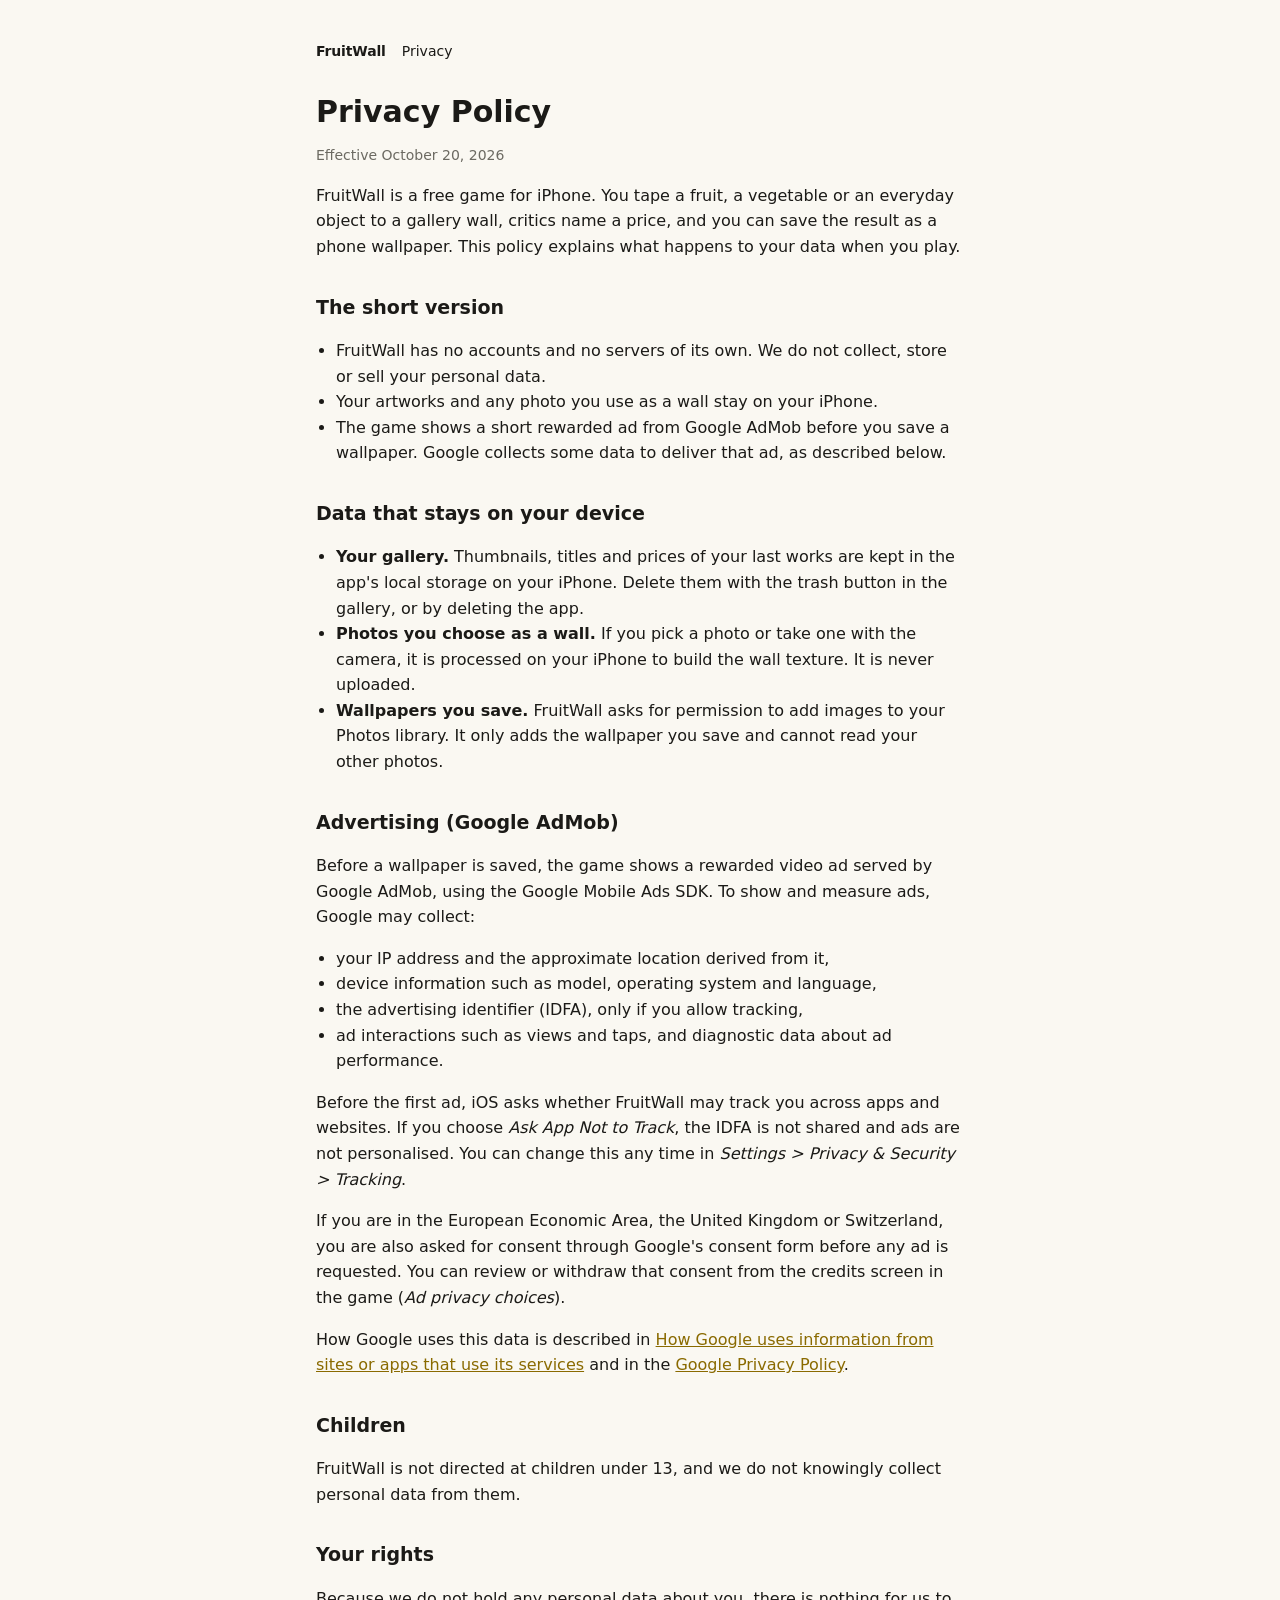
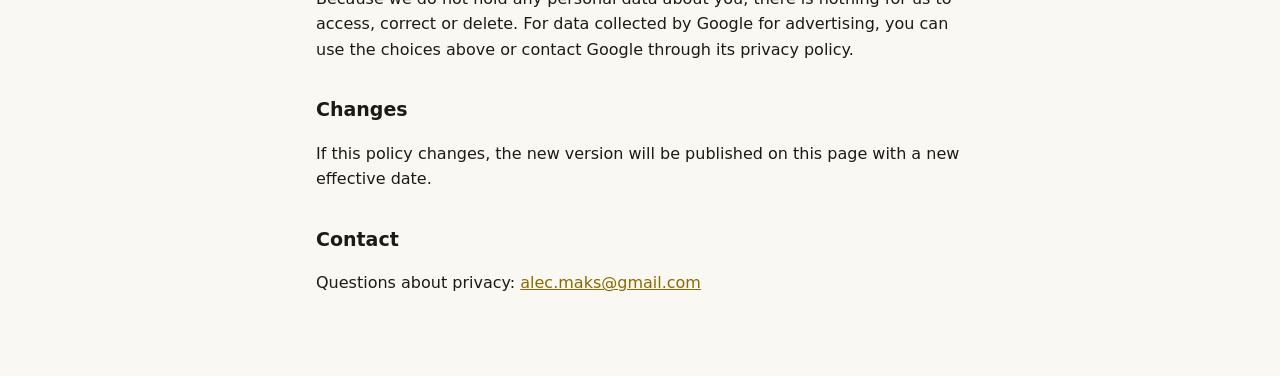
<file: fruitwall/privacy.html>
<!doctype html>
<html lang="en">
<head>
<meta charset="utf-8">
<meta name="viewport" content="width=device-width,initial-scale=1">
<title>FruitWall Privacy Policy</title>
<link rel="stylesheet" href="style.css">
</head>
<body>
<main>
<nav><a class="brand" href="./">FruitWall</a><a href="privacy.html" aria-current="page">Privacy</a></nav>

<h1>Privacy Policy</h1>
<p class="muted">Effective October 20, 2026</p>

<p>FruitWall is a free game for iPhone. You tape a fruit, a vegetable or an everyday object to a gallery wall, critics name a price, and you can save the result as a phone wallpaper. This policy explains what happens to your data when you play.</p>

<h2>The short version</h2>
<ul>
<li>FruitWall has no accounts and no servers of its own. We do not collect, store or sell your personal data.</li>
<li>Your artworks and any photo you use as a wall stay on your iPhone.</li>
<li>The game shows a short rewarded ad from Google AdMob before you save a wallpaper. Google collects some data to deliver that ad, as described below.</li>
</ul>

<h2>Data that stays on your device</h2>
<ul>
<li><strong>Your gallery.</strong> Thumbnails, titles and prices of your last works are kept in the app's local storage on your iPhone. Delete them with the trash button in the gallery, or by deleting the app.</li>
<li><strong>Photos you choose as a wall.</strong> If you pick a photo or take one with the camera, it is processed on your iPhone to build the wall texture. It is never uploaded.</li>
<li><strong>Wallpapers you save.</strong> FruitWall asks for permission to add images to your Photos library. It only adds the wallpaper you save and cannot read your other photos.</li>
</ul>

<h2>Advertising (Google AdMob)</h2>
<p>Before a wallpaper is saved, the game shows a rewarded video ad served by Google AdMob, using the Google Mobile Ads SDK. To show and measure ads, Google may collect:</p>
<ul>
<li>your IP address and the approximate location derived from it,</li>
<li>device information such as model, operating system and language,</li>
<li>the advertising identifier (IDFA), only if you allow tracking,</li>
<li>ad interactions such as views and taps, and diagnostic data about ad performance.</li>
</ul>
<p>Before the first ad, iOS asks whether FruitWall may track you across apps and websites. If you choose <em>Ask App Not to Track</em>, the IDFA is not shared and ads are not personalised. You can change this any time in <em>Settings &gt; Privacy &amp; Security &gt; Tracking</em>.</p>
<p>If you are in the European Economic Area, the United Kingdom or Switzerland, you are also asked for consent through Google's consent form before any ad is requested. You can review or withdraw that consent from the credits screen in the game (<em>Ad privacy choices</em>).</p>
<p>How Google uses this data is described in <a href="https://policies.google.com/technologies/partner-sites">How Google uses information from sites or apps that use its services</a> and in the <a href="https://policies.google.com/privacy">Google Privacy Policy</a>.</p>

<h2>Children</h2>
<p>FruitWall is not directed at children under 13, and we do not knowingly collect personal data from them.</p>

<h2>Your rights</h2>
<p>Because we do not hold any personal data about you, there is nothing for us to access, correct or delete. For data collected by Google for advertising, you can use the choices above or contact Google through its privacy policy.</p>

<h2>Changes</h2>
<p>If this policy changes, the new version will be published on this page with a new effective date.</p>

<h2>Contact</h2>
<p>Questions about privacy: <a href="mailto:alec.maks@gmail.com">alec.maks@gmail.com</a></p>
</main>
</body>
</html>
</file>
<file: fruitwall/style.css>
:root{--bg:#121110;--panel:#1c1a17;--line:#34302a;--ink:#f2efe7;--muted:#9d988c;--banana:#f5cd2a;color-scheme:dark}
*{box-sizing:border-box}
body{margin:0;background:var(--bg);color:var(--ink);font:16px/1.6 -apple-system,BlinkMacSystemFont,"Segoe UI",system-ui,sans-serif}
main{max-width:680px;margin:0 auto;padding:40px 16px 64px}
h1{font-size:30px;line-height:1.2;margin:0 0 4px}
h2{font-size:19px;margin:32px 0 8px}
p,li{color:var(--ink)}
.muted{color:var(--muted);font-size:14px}
a{color:var(--banana)}
ul{padding-left:20px}
nav{display:flex;gap:16px;margin-bottom:32px;font-size:14px}
nav a{color:var(--muted);text-decoration:none}
nav a[aria-current]{color:var(--ink)}
.brand{font-weight:800;letter-spacing:-.01em;color:var(--ink)}
table{border-collapse:collapse;width:100%;font-size:14px}
td,th{border-top:1px solid var(--line);padding:8px 6px;text-align:left;vertical-align:top}
@media (prefers-color-scheme:light){:root{--bg:#faf8f2;--panel:#fff;--line:#e2ddd2;--ink:#1b1a17;--muted:#6c6a62;--banana:#8a6a00;color-scheme:light}}
</file>
